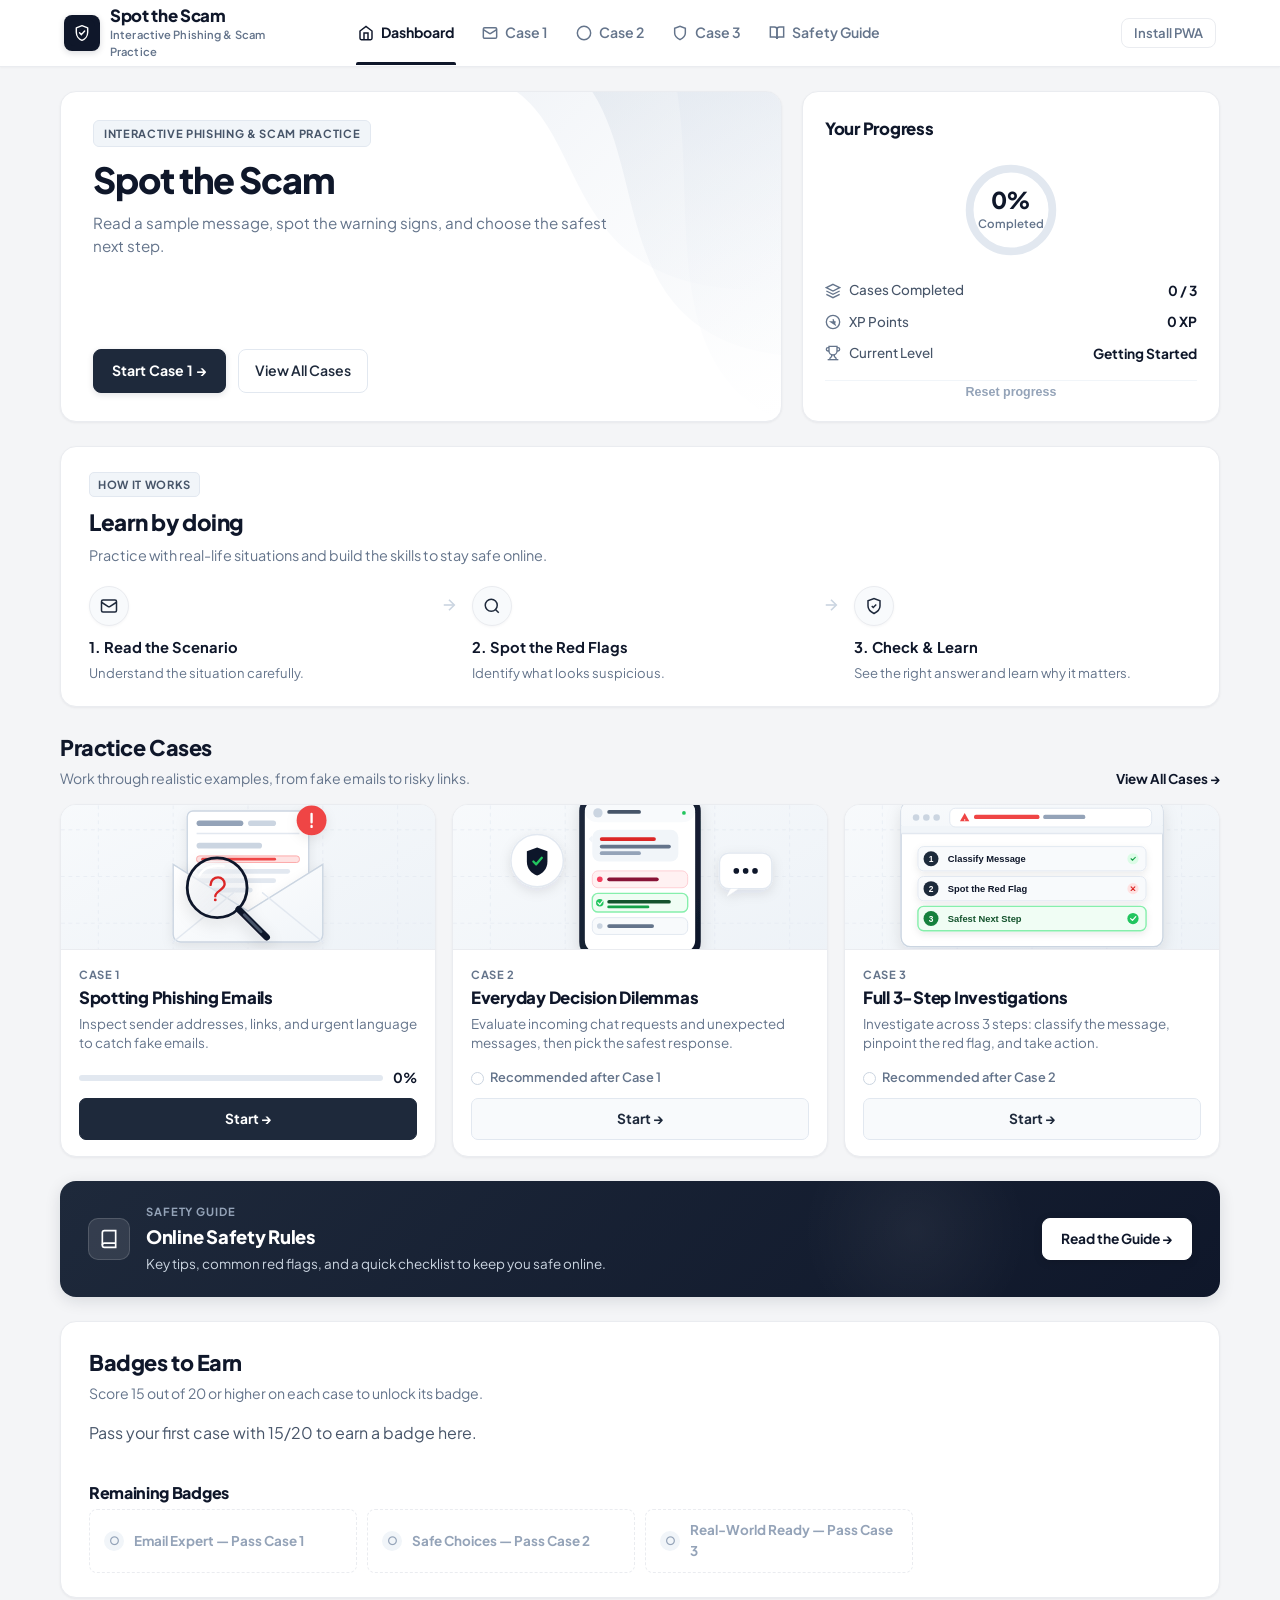
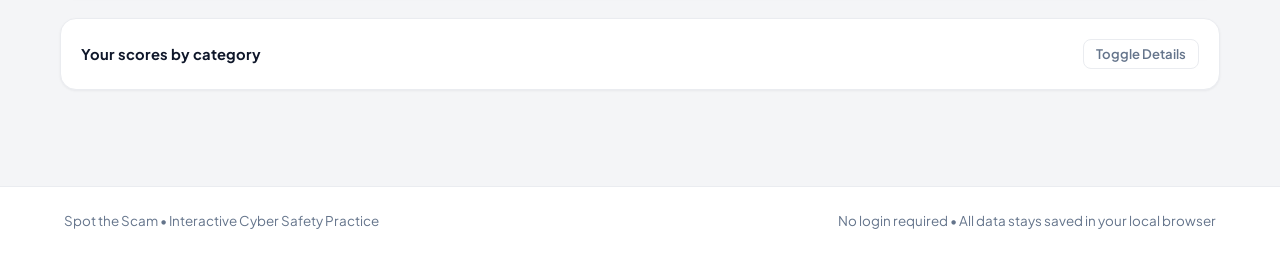
<file: index.html>
<!DOCTYPE html>
<html lang="en">

<head>
    <meta charset="UTF-8">
    <meta name="viewport" content="width=device-width, initial-scale=1">
    <title>Spot the Scam · Practical Online Safety Activity</title>
    <link rel="icon" href="assets/images/logo.svg" type="image/svg+xml">
    <link rel="manifest" href="manifest.json">
    <meta name="theme-color" content="#1e293b">
    <meta name="mobile-web-app-capable" content="yes">
    <meta name="apple-mobile-web-app-capable" content="yes">
    <meta name="apple-mobile-web-app-title" content="Spot the Scam">
    <link rel="stylesheet" href="css/index.css?v=29">
</head>

<body>
    <a class="skip-link" href="#main">Skip to main content</a>

    <!-- Top Application Header (Original Navbar Preserved) -->
    <header class="site-header">
        <div class="header-container">
            <a class="brand-anchor" href="index.html">
                <div class="brand-logo-mark">
                    <img src="assets/images/logo.svg" alt="Spot the Scam Logo" width="26" height="26">
                </div>
                <div class="brand-text-wrap">
                    <span class="brand-title">Spot the Scam</span>
                    <span class="brand-tag">Interactive Phishing &amp; Scam Practice</span>
                </div>
            </a>

            <nav class="site-nav" id="site-nav" aria-label="Main Navigation">
                <a href="index.html" class="nav-item active" aria-current="page">
                    <svg viewBox="0 0 24 24" fill="none" stroke="currentColor"><path d="m3 9 9-7 9 7v11a2 2 0 0 1-2 2H5a2 2 0 0 1-2-2z"/><polyline points="9 22 9 12 15 12 15 22"/></svg>
                    Dashboard
                </a>
                <a href="case1.html" class="nav-item">
                    <svg viewBox="0 0 24 24" fill="none" stroke="currentColor"><rect width="20" height="16" x="2" y="4" rx="2"/><path d="m22 7-8.97 5.7a1.94 1.94 0 0 1-2.06 0L2 7"/></svg>
                    Case 1
                </a>
                <a href="case2.html" class="nav-item">
                    <svg viewBox="0 0 24 24" fill="none" stroke="currentColor"><circle cx="12" cy="12" r="10"/><path d="9.09 9a3 3 0 0 1 5.83 1c0 2-3 3-3 3"/><path d="M12 17h.01"/></svg>
                    Case 2
                </a>
                <a href="case3.html" class="nav-item">
                    <svg viewBox="0 0 24 24" fill="none" stroke="currentColor"><path d="M12 22s8-4 8-10V5l-8-3-8 3v7c0 6 8 10 8 10z"/></svg>
                    Case 3
                </a>
                <a href="training.html" class="nav-item">
                    <svg viewBox="0 0 24 24" fill="none" stroke="currentColor"><path d="M2 3h6a4 4 0 0 1 4 4v14a3 3 0 0 0-3-3H2z"/><path d="M22 3h-6a4 4 0 0 0-4 4v14a3 3 0 0 1 3-3h7z"/></svg>
                    Safety Guide
                </a>
            </nav>

            <div class="header-actions">
                <button type="button" class="btn btn-quiet btn-sm" id="install-btn" hidden>Install PWA</button>
                <button type="button" class="mobile-nav-toggle" id="mobile-toggle" aria-label="Toggle menu">
                    <svg viewBox="0 0 24 24" width="20" height="20" fill="none" stroke="currentColor" stroke-width="2"><line x1="3" y1="12" x2="21" y2="12"/><line x1="3" y1="6" x2="21" y2="6"/><line x1="3" y1="18" x2="21" y2="18"/></svg>
                </button>
            </div>
        </div>
    </header>

    <main class="main-wrapper" id="main">
        <!-- Hero & Progress Overview Grid -->
        <section class="hero-progress-grid">
            <!-- Hero Card with Subtle Gray Wave/Shadow Background Overlay -->
            <article class="hero-card">
                <!-- Exact Gray Shadow Wave Graphic Matching Reference -->
                <div class="hero-wave-graphic" aria-hidden="true">
                    <svg viewBox="0 0 420 300" preserveAspectRatio="none" fill="none" xmlns="http://www.w3.org/2000/svg">
                        <path d="M140 0 C220 50, 190 190, 420 180 L420 0 Z" fill="url(#wave-grad-1)"/>
                        <path d="M220 0 C280 80, 240 220, 420 240 L420 0 Z" fill="url(#wave-grad-2)"/>
                        <path d="M310 0 C330 110, 290 250, 420 300 L420 0 Z" fill="url(#wave-grad-3)"/>
                        <defs>
                            <linearGradient id="wave-grad-1" x1="140" y1="0" x2="420" y2="300" gradientUnits="userSpaceOnUse">
                                <stop stop-color="#e2e8f0" stop-opacity="0.45"/>
                                <stop offset="1" stop-color="#f8fafc" stop-opacity="0.05"/>
                            </linearGradient>
                            <linearGradient id="wave-grad-2" x1="220" y1="0" x2="420" y2="300" gradientUnits="userSpaceOnUse">
                                <stop stop-color="#cbd5e1" stop-opacity="0.35"/>
                                <stop offset="1" stop-color="#f1f5f9" stop-opacity="0.08"/>
                            </linearGradient>
                            <linearGradient id="wave-grad-3" x1="310" y1="0" x2="420" y2="300" gradientUnits="userSpaceOnUse">
                                <stop stop-color="#e2e8f0" stop-opacity="0.6"/>
                                <stop offset="1" stop-color="#ffffff" stop-opacity="0.2"/>
                            </linearGradient>
                        </defs>
                    </svg>
                </div>

                <div class="hero-content">
                    <span class="hero-tag">INTERACTIVE PHISHING &amp; SCAM PRACTICE</span>
                    <h1 class="hero-title">Spot the Scam</h1>
                    <p class="hero-description">Read a sample message, spot the warning signs, and choose the safest next step.</p>
                </div>

                <div class="hero-cta-group">
                    <a class="btn-hero-primary" id="next-step-btn" href="case1.html?retry=1">
                        Continue Case 1 &rarr;
                    </a>
                    <a class="btn-hero-secondary" href="#case-grid">
                        View All Cases
                    </a>
                    <p id="next-step-text" style="display:none;"></p>
                </div>
            </article>

            <!-- Your Progress Card with Circular Donut Indicator -->
            <aside class="progress-card">
                <h2 class="progress-card-title">Your Progress</h2>

                <div class="donut-container">
                    <svg class="donut-svg" viewBox="0 0 130 130" role="img" aria-label="Progress donut chart">
                        <circle class="donut-bg-circle" cx="65" cy="65" r="48"></circle>
                        <circle id="progress-circle-fill" class="donut-fill-circle" cx="65" cy="65" r="48" stroke-dasharray="301.59" stroke-dashoffset="301.59"></circle>
                    </svg>
                    <div class="donut-text-group">
                        <span id="progress-percent-val" class="donut-percent-text">0%</span>
                        <span class="donut-status-label">Completed</span>
                    </div>
                </div>

                <ul class="progress-stats-list">
                    <li class="progress-stat-row">
                        <span class="stat-row-left">
                            <svg class="stat-icon" viewBox="0 0 24 24" fill="none" stroke="currentColor"><path d="m12 2 10 5-10 5L2 7l10-5z"/><path d="m2 17 10 5 10-5"/><path d="m2 12 10 5 10-5"/></svg>
                            Cases Completed
                        </span>
                        <span class="stat-row-value" id="cases-completed-val">0 / 3</span>
                        <!-- Preserved DOM IDs for compatibility -->
                        <span id="overall-label" style="display:none;">0 of 3 passed</span>
                        <div id="overall-bar" style="display:none;"></div>
                    </li>
                    <li class="progress-stat-row">
                        <span class="stat-row-left">
                            <svg class="stat-icon" viewBox="0 0 24 24" fill="none" stroke="currentColor"><circle cx="12" cy="12" r="10"/><path d="m12 8 3 8-6-4h7"/></svg>
                            XP Points
                        </span>
                        <span class="stat-row-value" id="xp-points-val">0 XP</span>
                        <span id="xp-count" style="display:none;">0</span>
                    </li>
                    <li class="progress-stat-row">
                        <span class="stat-row-left">
                            <svg class="stat-icon" viewBox="0 0 24 24" fill="none" stroke="currentColor"><path d="M6 9H4.5a2.5 2.5 0 0 1 0-5H6"/><path d="M18 9h1.5a2.5 2.5 0 0 0 0-5H18"/><path d="M4 22h16"/><path d="M10 14.66V17c0 .55-.47.98-.97 1.21C7.85 18.75 7 20.24 7 22"/><path d="M14 14.66V17c0 .55.47.98.97 1.21C16.15 18.75 17 20.24 17 22"/><path d="M18 2H6v7a6 6 0 0 0 12 0V2Z"/></svg>
                            Current Level
                        </span>
                        <span class="stat-row-value" id="rank-display-val">Getting Started</span>
                        <!-- Preserved rank hooks -->
                        <span id="rank-name" style="display:none;">Getting Started</span>
                        <span id="rank-next" style="display:none;">Next level at 100 XP</span>
                        <div id="rank-bar" style="display:none;"></div>
                    </li>
                </ul>

                <button type="button" class="reset-link-subtle" id="reset-btn">Reset progress</button>
            </aside>
        </section>

        <!-- How It Works (Clean 3-step student journey) -->
        <section class="how-it-works-card">
            <span class="how-tag">HOW IT WORKS</span>
            <h2 class="how-heading">Learn by doing</h2>
            <p class="how-subtitle">Practice with real-life situations and build the skills to stay safe online.</p>

            <div class="how-steps-row">
                <div class="how-step-item">
                    <div class="step-icon-circle">
                        <svg viewBox="0 0 24 24" fill="none" stroke="currentColor"><rect width="20" height="16" x="2" y="4" rx="2"/><path d="m22 7-8.97 5.7a1.94 1.94 0 0 1-2.06 0L2 7"/></svg>
                    </div>
                    <h3 class="step-title">1. Read the Scenario</h3>
                    <p class="step-desc">Understand the situation carefully.</p>
                </div>

                <div class="step-connector-arrow" aria-hidden="true">
                    <svg viewBox="0 0 24 24" fill="none" stroke="currentColor"><line x1="5" y1="12" x2="19" y2="12"/><polyline points="12 5 19 12 12 19"/></svg>
                </div>

                <div class="step-item how-step-item">
                    <div class="step-icon-circle">
                        <svg viewBox="0 0 24 24" fill="none" stroke="currentColor"><circle cx="11" cy="11" r="8"/><line x1="21" y1="21" x2="16.65" y2="16.65"/></svg>
                    </div>
                    <h3 class="step-title">2. Spot the Red Flags</h3>
                    <p class="step-desc">Identify what looks suspicious.</p>
                </div>

                <div class="step-connector-arrow" aria-hidden="true">
                    <svg viewBox="0 0 24 24" fill="none" stroke="currentColor"><line x1="5" y1="12" x2="19" y2="12"/><polyline points="12 5 19 12 12 19"/></svg>
                </div>

                <div class="step-item how-step-item">
                    <div class="step-icon-circle">
                        <svg viewBox="0 0 24 24" fill="none" stroke="currentColor"><path d="M12 22s8-4 8-10V5l-8-3-8 3v7c0 6 8 10 8 10z"/><path d="m9 12 2 2 4-4"/></svg>
                    </div>
                    <h3 class="step-title">3. Check &amp; Learn</h3>
                    <p class="step-desc">See the right answer and learn why it matters.</p>
                </div>
            </div>
        </section>

        <!-- Practice Cases Section -->
        <section class="practice-cases-section">
            <div class="section-title-row">
                <div>
                    <h2 class="section-main-heading">Practice Cases</h2>
                    <p class="section-sub-heading">Work through realistic examples, from fake emails to risky links.</p>
                </div>
                <a href="#case-grid" class="view-all-link">View All Cases &rarr;</a>
            </div>

            <div class="cases-grid-three" id="case-grid">
                <!-- Case 1 Card -->
                <article class="case-card-saas">
                    <div class="case-thumb-wrap">
                        <img class="case-thumb-img" src="assets/images/case1-illustration.svg" alt="Illustration of phishing email security check" loading="lazy">
                    </div>
                    <div class="case-card-body">
                        <div>
                            <span class="case-card-kicker">CASE 1</span>
                            <h3 class="case-card-title">Spotting Phishing Emails</h3>
                            <p class="case-card-desc">Inspect sender addresses, links, and urgent language to catch fake emails.</p>
                        </div>

                        <div>
                            <div class="case-status-line">
                                <div class="case-progress-track">
                                    <div class="case-progress-bar" id="case1-bar" style="width: 0%;"></div>
                                </div>
                                <span class="stat-row-value" id="case1-percent-text">0%</span>
                            </div>
                            <span id="case1-status" style="display:none;"></span>
                            <span id="case1-best" style="display:none;"></span>
                            <p id="case1-lock" style="display:none;"></p>

                            <a class="btn-case-action btn-case-dark" id="case1-btn" href="case1.html?retry=1">
                                Continue &rarr;
                            </a>
                            <a class="case-restart-link" id="case1-restart" href="case1.html?retry=1" hidden>Start over</a>
                        </div>
                    </div>
                </article>

                <!-- Case 2 Card -->
                <article class="case-card-saas">
                    <div class="case-thumb-wrap">
                        <img class="case-thumb-img" src="assets/images/case2-illustration.svg" alt="Illustration of mobile chat dilemma" loading="lazy">
                    </div>
                    <div class="case-card-body">
                        <div>
                            <span class="case-card-kicker">CASE 2</span>
                            <h3 class="case-card-title">Everyday Decision Dilemmas</h3>
                            <p class="case-card-desc">Evaluate incoming chat requests and unexpected messages, then pick the safest response.</p>
                        </div>

                        <div>
                            <div class="case-status-line">
                                <span class="case-status-indicator">
                                    <span class="status-radio-icon"></span>
                                    <span id="case2-status-display">Not Started</span>
                                </span>
                                <div class="case-progress-track" style="display:none;">
                                    <div class="case-progress-bar" id="case2-bar" style="width: 0%;"></div>
                                </div>
                                <span id="case2-percent-text" style="display:none;">0%</span>
                            </div>
                            <span id="case2-status" style="display:none;"></span>
                            <span id="case2-best" style="display:none;"></span>
                            <p id="case2-lock" style="display:none;"></p>

                            <a class="btn-case-action btn-case-light" id="case2-btn" href="case2.html?retry=1">
                                Start &rarr;
                            </a>
                            <a class="case-restart-link" id="case2-restart" href="case2.html?retry=1" hidden>Start over</a>
                        </div>
                    </div>
                </article>

                <!-- Case 3 Card -->
                <article class="case-card-saas">
                    <div class="case-thumb-wrap">
                        <img class="case-thumb-img" src="assets/images/case3-illustration.svg" alt="Illustration of 3-step investigation in browser" loading="lazy">
                    </div>
                    <div class="case-card-body">
                        <div>
                            <span class="case-card-kicker">CASE 3</span>
                            <h3 class="case-card-title">Full 3-Step Investigations</h3>
                            <p class="case-card-desc">Investigate across 3 steps: classify the message, pinpoint the red flag, and take action.</p>
                        </div>

                        <div>
                            <div class="case-status-line">
                                <span class="case-status-indicator">
                                    <span class="status-radio-icon"></span>
                                    <span id="case3-status-display">Not Started</span>
                                </span>
                                <div class="case-progress-track" style="display:none;">
                                    <div class="case-progress-bar" id="case3-bar" style="width: 0%;"></div>
                                </div>
                                <span id="case3-percent-text" style="display:none;">0%</span>
                            </div>
                            <span id="case3-status" style="display:none;"></span>
                            <span id="case3-best" style="display:none;"></span>
                            <p id="case3-lock" style="display:none;"></p>

                            <a class="btn-case-action btn-case-light" id="case3-btn" href="case3.html?retry=1">
                                Start &rarr;
                            </a>
                            <a class="case-restart-link" id="case3-restart" href="case3.html?retry=1" hidden>Start over</a>
                        </div>
                    </div>
                </article>
            </div>
        </section>

        <!-- Safety Guide Banner -->
        <section class="safety-guide-banner">
            <div class="guide-banner-left">
                <div class="guide-icon-box">
                    <svg viewBox="0 0 24 24" fill="none" stroke="currentColor"><path d="M4 19.5A2.5 2.5 0 0 1 6.5 17H20"/><path d="M6.5 2H20v20H6.5A2.5 2.5 0 0 1 4 19.5v-15A2.5 2.5 0 0 1 6.5 2z"/></svg>
                </div>
                <div class="guide-banner-text">
                    <span class="guide-banner-kicker">SAFETY GUIDE</span>
                    <h3 class="guide-banner-title">Online Safety Rules</h3>
                    <p class="guide-banner-desc">Key tips, common red flags, and a quick checklist to keep you safe online.</p>
                </div>
            </div>
            <a href="training.html" class="btn-guide-white">Read the Guide &rarr;</a>
        </section>

        <!-- Achievements & Badges Panel -->
        <section class="badges-container-card" id="badges-section">
            <div class="badges-header-row">
                <h2 class="section-main-heading">Badges to Earn</h2>
                <p class="section-sub-heading">Score 15 out of 20 or higher on each case to unlock its badge.</p>
            </div>
            <p id="no-badges" class="card-summary-desc">Pass your first case with 15/20 to earn a badge here.</p>
            <ul class="badges-items-grid" id="earned-badges"></ul>
            <h3 id="later-title" class="section-main-heading" style="font-size: 1rem; margin-top: 20px;">Remaining Badges</h3>
            <ul class="badges-items-grid" id="later-badges"></ul>
        </section>

        <!-- Category Score Breakdown -->
        <section>
            <details class="collapsible-stats-panel">
                <summary class="stats-accordion-summary">
                    <span>Your scores by category</span>
                    <span class="btn btn-quiet btn-sm">Toggle Details</span>
                </summary>
                <div class="stats-accordion-body">
                    <div class="stat-metric-card">
                        <span class="stat-field-label">Email Scrutiny (Case 1)</span>
                        <p class="stat-numeric-score" id="skill-email-label">Not tried yet</p>
                        <div class="case-progress-track"><div class="case-progress-bar" id="skill-email-bar" style="width: 0%;"></div></div>
                    </div>
                    <div class="stat-metric-card">
                        <span class="stat-field-label">Safe Choices (Case 2)</span>
                        <p class="stat-numeric-score" id="skill-choices-label">Not tried yet</p>
                        <div class="case-progress-track"><div class="case-progress-bar" id="skill-choices-bar" style="width: 0%;"></div></div>
                    </div>
                    <div class="stat-metric-card">
                        <span class="stat-field-label">Real-World Dilemmas (Case 3)</span>
                        <p class="stat-numeric-score" id="skill-world-label">Not tried yet</p>
                        <div class="case-progress-track"><div class="case-progress-bar" id="skill-world-bar" style="width: 0%;"></div></div>
                    </div>
                </div>
            </details>
        </section>
    </main>

    <!-- Clean SaaS Footer -->
    <footer class="site-footer">
        <div class="footer-container">
            <span>Spot the Scam &bull; Interactive Cyber Safety Practice</span>
            <span>No login required &bull; All data stays saved in your local browser</span>
        </div>
    </footer>

    <script src="js/app.js?v=30"></script>
    <script src="js/install.js"></script>
</body>

</html>
</file>
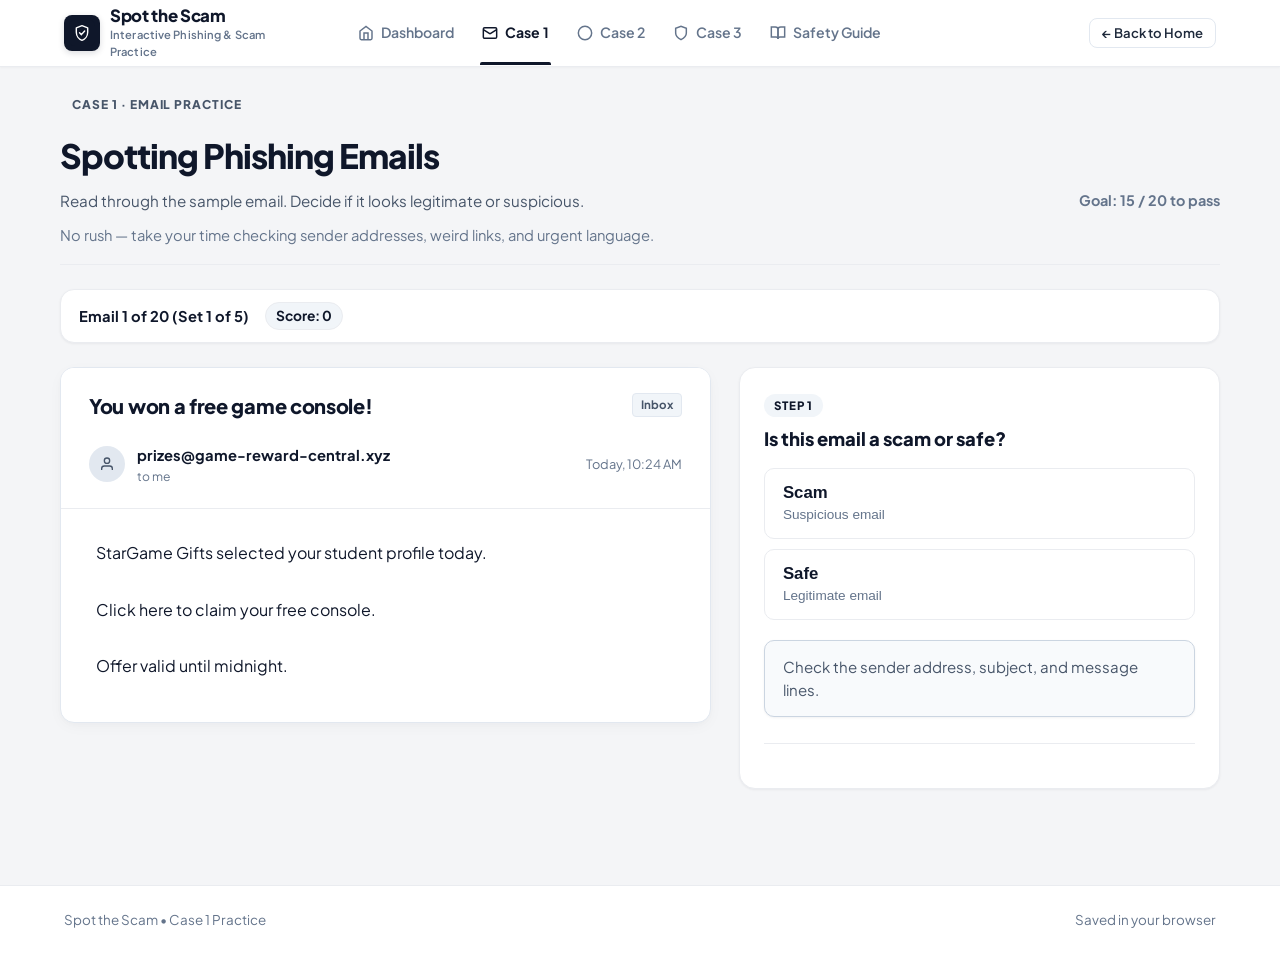
<file: case1.html>
<!DOCTYPE html>
<html lang="en">

<head>
    <meta charset="UTF-8">
    <meta name="viewport" content="width=device-width, initial-scale=1">
    <title>Case 1 · Spot the Scam · Practice Spotting Phishing Emails</title>
    <link rel="icon" href="assets/images/logo.svg" type="image/svg+xml">
    <link rel="manifest" href="manifest.json">
    <meta name="theme-color" content="#3b49df">
    <link rel="stylesheet" href="css/case1.css?v=25">
</head>

<body>
    <a class="skip-link" href="#main">Skip to main content</a>

    <header class="site-header">
        <div class="header-container">
            <a class="brand-anchor" href="index.html">
                <div class="brand-logo-mark">
                    <img src="assets/images/logo.svg" alt="Spot the Scam Logo" width="26" height="26">
                </div>
                <div class="brand-text-wrap">
                    <span class="brand-title">Spot the Scam</span>
                    <span class="brand-tag">Interactive Phishing &amp; Scam Practice</span>
                </div>
            </a>

            <nav class="site-nav" id="site-nav" aria-label="Main Navigation">
                <a href="index.html" class="nav-item">
                    <svg viewBox="0 0 24 24" fill="none" stroke="currentColor"><path d="m3 9 9-7 9 7v11a2 2 0 0 1-2 2H5a2 2 0 0 1-2-2z"/><polyline points="9 22 9 12 15 12 15 22"/></svg>
                    Dashboard
                </a>
                <a href="case1.html" class="nav-item active" aria-current="page">
                    <svg viewBox="0 0 24 24" fill="none" stroke="currentColor"><rect width="20" height="16" x="2" y="4" rx="2"/><path d="m22 7-8.97 5.7a1.94 1.94 0 0 1-2.06 0L2 7"/></svg>
                    Case 1
                </a>
                <a href="case2.html" class="nav-item">
                    <svg viewBox="0 0 24 24" fill="none" stroke="currentColor"><circle cx="12" cy="12" r="10"/><path d="9.09 9a3 3 0 0 1 5.83 1c0 2-3 3-3 3"/><path d="M12 17h.01"/></svg>
                    Case 2
                </a>
                <a href="case3.html" class="nav-item">
                    <svg viewBox="0 0 24 24" fill="none" stroke="currentColor"><path d="M12 22s8-4 8-10V5l-8-3-8 3v7c0 6 8 10 8 10z"/></svg>
                    Case 3
                </a>
                <a href="training.html" class="nav-item">
                    <svg viewBox="0 0 24 24" fill="none" stroke="currentColor"><path d="M2 3h6a4 4 0 0 1 4 4v14a3 3 0 0 0-3-3H2z"/><path d="M22 3h-6a4 4 0 0 0-4 4v14a3 3 0 0 1 3-3h7z"/></svg>
                    Safety Guide
                </a>
            </nav>

            <div class="header-actions">
                <a href="index.html" class="btn btn-secondary btn-sm">&larr; Back to Home</a>
            </div>
        </div>
    </header>

    <main class="main-wrapper" id="main">
        <!-- Page Header -->
        <div class="case-page-head">
            <span class="case-kicker-badge">Case 1 · Email Practice</span>
            <h1 class="case-main-title">Spotting Phishing Emails</h1>
            <div class="case-sub-instructions">
                <span>Read through the sample email. Decide if it looks legitimate or suspicious.</span>
                <span class="target-text-label">Goal: 15 / 20 to pass</span>
            </div>
            <p class="practice-time-callout">
                No rush — take your time checking sender addresses, weird links, and urgent language.
            </p>
        </div>

        <!-- Session Progress Tracker -->
        <div class="session-metrics-bar progress-box">
            <div class="metric-label-group">
                <span class="metric-pill-num" id="progress-label">Email 1 of 20</span>
                <span class="metric-score-display" id="score-label">Score: 0</span>
            </div>
            <div class="tracker-bar-wrap">
                <div class="progress-track bar">
                    <div class="progress-fill" id="score-bar" style="width: 0%;"></div>
                </div>
            </div>
        </div>

        <!-- Two Column Investigation Grid -->
        <section class="investigation-grid" id="play-panel">
            <!-- Left: Simulated Opened Webmail Client -->
            <div class="evidence">
                <div class="mail-viewer-window email-card" id="email-inspect-card">
                    <!-- Active Inspection Cue Banner (Reveals in Step 2) -->
                    <div id="inspect-hint" class="inspect-cue-banner" hidden>
                        👉 Click the suspicious line in the email (Sender, Subject, or body text)
                    </div>

                    <!-- Opened Gmail / Webmail Header Layout -->
                    <div class="gmail-message-header">
                        <div class="mail-subject-row inspectable-row" id="row-subject" data-line-id="subject">
                            <h2 class="mail-subject-title inspectable-text" id="email-subject">loading...</h2>
                            <span class="gmail-inbox-tag">Inbox</span>
                        </div>

                        <div class="gmail-sender-row inspectable-row" id="row-from" data-line-id="sender">
                            <div class="sender-avatar-circle" aria-hidden="true">
                                <svg viewBox="0 0 24 24" width="16" height="16" fill="none" stroke="currentColor" stroke-width="2"><path d="M20 21v-2a4 4 0 0 0-4-4H8a4 4 0 0 0-4 4v2"/><circle cx="12" cy="7" r="4"/></svg>
                            </div>
                            <div class="sender-meta-col">
                                <div class="sender-from-line">
                                    <span class="sender-from-address inspectable-text" id="email-from">loading...</span>
                                </div>
                                <div class="sender-to-line">to me</div>
                            </div>
                            <div class="gmail-date-col">
                                <span class="gmail-date-stamp">Today, 10:24 AM</span>
                            </div>
                        </div>
                    </div>

                    <!-- Email Message Body Content -->
                    <div class="mail-body-content" id="email-body-lines">
                        <!-- Dynamic inspectable lines rendered here -->
                    </div>
                </div>
                <div id="category-label" class="lesson-topic-footer topic"></div>
            </div>

            <!-- Right: Decision Console -->
            <div class="decisions-console-panel decisions">
                <!-- Step 1 Classification -->
                <div class="step-card-module question-block">
                    <span class="step-number-tag step-tag">Step 1</span>
                    <h2 class="step-prompt-heading">Is this email a scam or safe?</h2>

                    <div class="binary-choice-pair choice-row pair">
                        <button type="button" id="choose-scam" class="verdict-button choice-btn" data-base-class="verdict-button choice-btn">
                            <div class="verdict-btn-content">
                                <span class="verdict-label choice-label">Scam</span>
                                <span class="verdict-help choice-help">Suspicious email</span>
                            </div>
                            <span class="choice-note"></span>
                        </button>
                        <button type="button" id="choose-legit" class="verdict-button choice-btn" data-base-class="verdict-button choice-btn">
                            <div class="verdict-btn-content">
                                <span class="verdict-label choice-label">Safe</span>
                                <span class="verdict-help choice-help">Legitimate email</span>
                            </div>
                            <span class="choice-note"></span>
                        </button>
                    </div>
                </div>

                <div id="feedback" class="feedback" aria-live="polite"></div>

                <!-- Step 2 Line Identification (reveals after Step 1) -->
                <section id="clue-box" class="step-card-module question-block" hidden style="margin-top: 20px;">
                    <span class="step-number-tag step-tag">Step 2</span>
                    <h2 class="step-prompt-heading">Which line in the email looks suspicious?</h2>
                    <p class="step2-guidance-note">
                        Click the <strong>Sender line</strong>, <strong>Subject line</strong>, or any body sentence on the left that gave away the scam.
                    </p>
                </section>

                <div id="clue-feedback" class="feedback" aria-live="polite"></div>

                <div class="next-action-footer next-bar">
                    <button type="button" class="btn btn-primary btn-block btn-lg" id="next-btn" hidden>
                        Continue to Next Email &rarr;
                    </button>
                </div>
            </div>
        </section>
    </main>

    <footer class="site-footer">
        <div class="footer-container">
            <span>Spot the Scam &bull; Case 1 Practice</span>
            <span>Saved in your browser</span>
        </div>
    </footer>

    <script src="js/questions.js"></script>
    <script src="js/app.js?v=25"></script>
    <script src="js/case1.js?v=25"></script>
    <script src="js/install.js"></script>
</body>

</html>
</file>
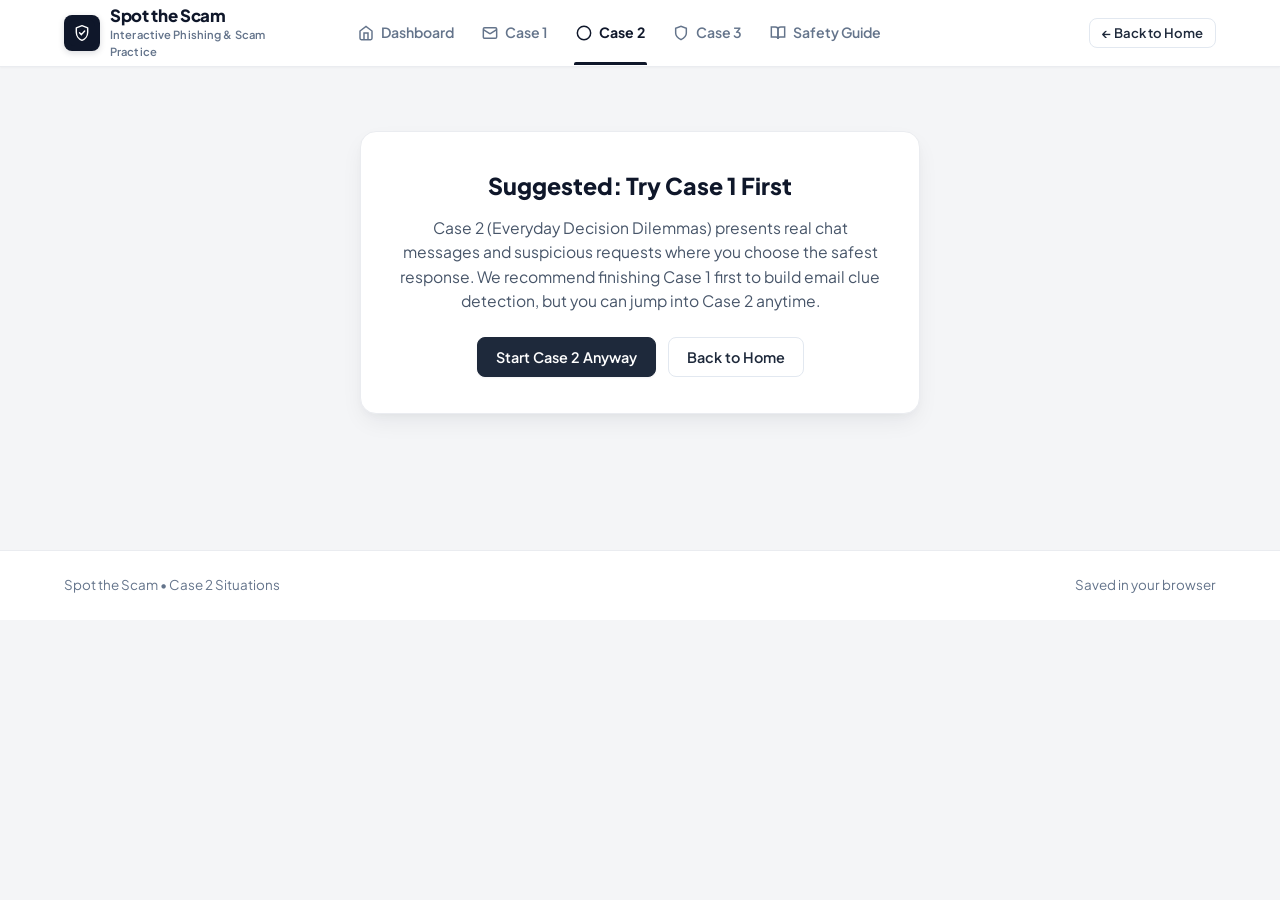
<file: case2.html>
<!DOCTYPE html>
<html lang="en">

<head>
    <meta charset="UTF-8">
    <meta name="viewport" content="width=device-width, initial-scale=1">
    <title>Case 2 · What Would You Do Next? · Everyday Situations</title>
    <link rel="icon" href="assets/images/logo.svg" type="image/svg+xml">
    <link rel="manifest" href="manifest.json">
    <meta name="theme-color" content="#3b49df">
    <link rel="stylesheet" href="css/case2.css?v=30">
</head>

<body>
    <a class="skip-link" href="#main">Skip to main content</a>

    <header class="site-header">
        <div class="header-container">
            <a class="brand-anchor" href="index.html">
                <div class="brand-logo-mark">
                    <img src="assets/images/logo.svg" alt="Spot the Scam Logo" width="26" height="26">
                </div>
                <div class="brand-text-wrap">
                    <span class="brand-title">Spot the Scam</span>
                    <span class="brand-tag">Interactive Phishing &amp; Scam Practice</span>
                </div>
            </a>

            <nav class="site-nav" id="site-nav" aria-label="Main Navigation">
                <a href="index.html" class="nav-item">
                    <svg viewBox="0 0 24 24" fill="none" stroke="currentColor"><path d="m3 9 9-7 9 7v11a2 2 0 0 1-2 2H5a2 2 0 0 1-2-2z"/><polyline points="9 22 9 12 15 12 15 22"/></svg>
                    Dashboard
                </a>
                <a href="case1.html" class="nav-item">
                    <svg viewBox="0 0 24 24" fill="none" stroke="currentColor"><rect width="20" height="16" x="2" y="4" rx="2"/><path d="m22 7-8.97 5.7a1.94 1.94 0 0 1-2.06 0L2 7"/></svg>
                    Case 1
                </a>
                <a href="case2.html" class="nav-item active" aria-current="page">
                    <svg viewBox="0 0 24 24" fill="none" stroke="currentColor"><circle cx="12" cy="12" r="10"/><path d="9.09 9a3 3 0 0 1 5.83 1c0 2-3 3-3 3"/><path d="M12 17h.01"/></svg>
                    Case 2
                </a>
                <a href="case3.html" class="nav-item">
                    <svg viewBox="0 0 24 24" fill="none" stroke="currentColor"><path d="M12 22s8-4 8-10V5l-8-3-8 3v7c0 6 8 10 8 10z"/></svg>
                    Case 3
                </a>
                <a href="training.html" class="nav-item">
                    <svg viewBox="0 0 24 24" fill="none" stroke="currentColor"><path d="M2 3h6a4 4 0 0 1 4 4v14a3 3 0 0 0-3-3H2z"/><path d="M22 3h-6a4 4 0 0 0-4 4v14a3 3 0 0 1 3-3h7z"/></svg>
                    Safety Guide
                </a>
            </nav>

            <div class="header-actions">
                <a href="index.html" class="btn btn-secondary btn-sm">&larr; Back to Home</a>
            </div>
        </div>
    </header>

    <main class="main-wrapper" id="main">
        <!-- Advisory Notice if accessed early -->
        <section id="lock-panel" class="lock-advisory-panel panel" hidden>
            <h2>Suggested: Try Case 1 First</h2>
            <p>Case 2 (Everyday Decision Dilemmas) presents real chat messages and suspicious requests where you choose the safest response. We recommend finishing Case 1 first to build email clue detection, but you can jump into Case 2 anytime.</p>
            <div style="display: flex; gap: 12px; justify-content: center; flex-wrap: wrap;">
                <button type="button" class="btn btn-primary" id="proceed-anyway-btn">Start Case 2 Anyway</button>
                <a class="btn btn-secondary" href="index.html">Back to Home</a>
            </div>
        </section>

        <!-- Active Playing Area -->
        <section id="play-panel">
            <div class="case-page-head">
                <span class="case-kicker-badge">Case 2 · Decision Dilemmas</span>
                <h1 class="case-main-title">Everyday Decision Dilemmas</h1>
                <div class="case-sub-instructions">
                    <span>Read each incoming message or dilemma and choose the safest move.</span>
                    <span class="target-text-label">Goal: 15 / 20 to pass</span>
                </div>
                <p class="practice-time-callout">
                    Take your time to think through what could happen before clicking or replying.
                </p>
            </div>

            <!-- Session Metrics Bar -->
            <div class="session-metrics-bar progress-box">
                <div class="metric-label-group">
                    <span class="metric-pill-num" id="progress-label">Situation 1 of 20</span>
                    <span class="metric-score-display" id="score-label">Score: 0</span>
                </div>
                <div class="tracker-bar-wrap">
                    <div class="progress-track bar">
                        <div class="progress-fill" id="score-bar" style="width: 0%;"></div>
                    </div>
                </div>
            </div>

            <!-- 2-Column Dilemma Grid -->
            <div class="scenario-layout-grid play-grid">
                <!-- Left: Realistic Smartphone Chat Simulator (Item 07) -->
                <div class="evidence">
                    <div class="phone-mockup-frame">
                        <!-- Phone Notch & Status Bar -->
                        <div class="phone-status-bar">
                            <span class="phone-time">9:41</span>
                            <div class="phone-speaker-notch"></div>
                            <div class="phone-icons-group">
                                <svg viewBox="0 0 24 24" width="13" height="13" fill="none" stroke="currentColor" stroke-width="2"><path d="M5 12.55a11 11 0 0 1 14.08 0"/><path d="M1.42 9a16 16 0 0 1 21.16 0"/><path d="M8.53 16.11a6 6 0 0 1 6.95 0"/><line x1="12" y1="20" x2="12.01" y2="20"/></svg>
                                <svg viewBox="0 0 24 24" width="13" height="13" fill="none" stroke="currentColor" stroke-width="2"><rect x="2" y="7" width="18" height="10" rx="2" ry="2"/><line x1="22" y1="11" x2="22" y2="13"/></svg>
                            </div>
                        </div>

                        <!-- Chat App Top Header -->
                        <div class="phone-app-header">
                            <span class="chat-back-arrow" aria-hidden="true">&larr;</span>
                            <div class="chat-avatar-wrap">
                                <div class="chat-avatar-icon" aria-hidden="true">
                                    <svg viewBox="0 0 24 24" width="18" height="18" fill="none" stroke="currentColor" stroke-width="2"><circle cx="12" cy="8" r="4"/><path d="M6 20v-2a6 6 0 0 1 12 0v2"/></svg>
                                </div>
                                <span class="chat-online-dot"></span>
                            </div>
                            <div class="chat-contact-meta">
                                <h2 class="chat-contact-name" id="scene-title">Game Chat</h2>
                                <span class="chat-presence-status">Online</span>
                            </div>
                        </div>

                        <!-- Phone Chat Thread View -->
                        <div class="phone-chat-body">
                            <div class="chat-setting-pill" id="chat-setting-context">Incoming Message</div>
                            <div class="chat-timestamp-line">Today 4:15 PM</div>

                            <!-- Incoming Message Bubble -->
                            <div class="chat-bubble-container incoming">
                                <div class="chat-speech-bubble" id="chat-bubble">
                                    <p class="chat-bubble-text" id="scene-text">Loading situation...</p>
                                    <span class="chat-bubble-time">4:15 PM</span>
                                </div>
                            </div>
                        </div>
                    </div>
                </div>

                <!-- Right: 4 Scannable Actions -->
                <div class="scenario-decision-panel decisions">
                    <div class="question-block">
                        <h2 class="decision-prompt-title">What would you do?</h2>
                        <div class="options-choices-list choice-row" id="choice-row"></div>
                    </div>

                    <div id="feedback" class="feedback" aria-live="polite"></div>

                    <div class="next-bar" style="margin-top: 24px;">
                        <button type="button" class="btn btn-primary btn-block btn-lg" id="next-btn" hidden>
                            Continue to Next Situation &rarr;
                        </button>
                    </div>
                </div>
            </div>
        </section>
    </main>

    <footer class="site-footer">
        <div class="footer-container">
            <span>Spot the Scam &bull; Case 2 Situations</span>
            <span>Saved in your browser</span>
        </div>
    </footer>

    <script src="js/questions.js"></script>
    <script src="js/app.js?v=30"></script>
    <script src="js/case2.js?v=30"></script>
    <script src="js/install.js"></script>
</body>

</html>
</file>
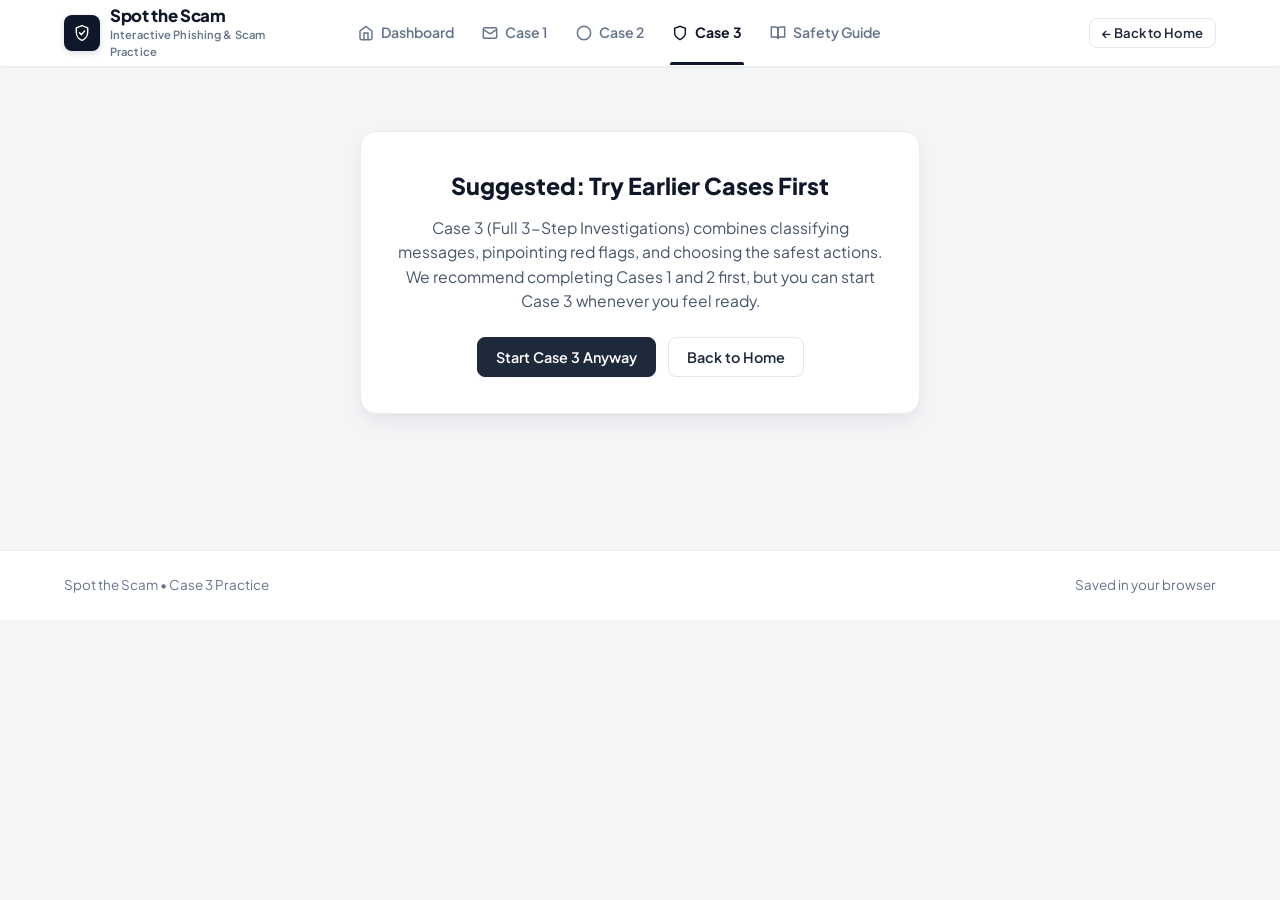
<file: case3.html>
<!DOCTYPE html>
<html lang="en">

<head>
    <meta charset="UTF-8">
    <meta name="viewport" content="width=device-width, initial-scale=1">
    <title>Case 3 · Mixed Scenarios · Put It All Together</title>
    <link rel="icon" href="assets/images/logo.svg" type="image/svg+xml">
    <link rel="manifest" href="manifest.json">
    <meta name="theme-color" content="#3b49df">
    <link rel="stylesheet" href="css/case3.css?v=30">
</head>

<body>
    <a class="skip-link" href="#main">Skip to main content</a>

    <header class="site-header">
        <div class="header-container">
            <a class="brand-anchor" href="index.html">
                <div class="brand-logo-mark">
                    <img src="assets/images/logo.svg" alt="Spot the Scam Logo" width="26" height="26">
                </div>
                <div class="brand-text-wrap">
                    <span class="brand-title">Spot the Scam</span>
                    <span class="brand-tag">Interactive Phishing &amp; Scam Practice</span>
                </div>
            </a>

            <nav class="site-nav" id="site-nav" aria-label="Main Navigation">
                <a href="index.html" class="nav-item">
                    <svg viewBox="0 0 24 24" fill="none" stroke="currentColor"><path d="m3 9 9-7 9 7v11a2 2 0 0 1-2 2H5a2 2 0 0 1-2-2z"/><polyline points="9 22 9 12 15 12 15 22"/></svg>
                    Dashboard
                </a>
                <a href="case1.html" class="nav-item">
                    <svg viewBox="0 0 24 24" fill="none" stroke="currentColor"><rect width="20" height="16" x="2" y="4" rx="2"/><path d="m22 7-8.97 5.7a1.94 1.94 0 0 1-2.06 0L2 7"/></svg>
                    Case 1
                </a>
                <a href="case2.html" class="nav-item">
                    <svg viewBox="0 0 24 24" fill="none" stroke="currentColor"><circle cx="12" cy="12" r="10"/><path d="9.09 9a3 3 0 0 1 5.83 1c0 2-3 3-3 3"/><path d="M12 17h.01"/></svg>
                    Case 2
                </a>
                <a href="case3.html" class="nav-item active" aria-current="page">
                    <svg viewBox="0 0 24 24" fill="none" stroke="currentColor"><path d="M12 22s8-4 8-10V5l-8-3-8 3v7c0 6 8 10 8 10z"/></svg>
                    Case 3
                </a>
                <a href="training.html" class="nav-item">
                    <svg viewBox="0 0 24 24" fill="none" stroke="currentColor"><path d="M2 3h6a4 4 0 0 1 4 4v14a3 3 0 0 0-3-3H2z"/><path d="M22 3h-6a4 4 0 0 0-4 4v14a3 3 0 0 1 3-3h7z"/></svg>
                    Safety Guide
                </a>
            </nav>

            <div class="header-actions">
                <a href="index.html" class="btn btn-secondary btn-sm">&larr; Back to Home</a>
            </div>
        </div>
    </header>

    <main class="main-wrapper" id="main">
        <!-- Advisory Notice if accessed early -->
        <section id="lock-panel" class="lock-advisory-panel panel" hidden>
            <h2>Suggested: Try Earlier Cases First</h2>
            <p>Case 3 (Full 3-Step Investigations) combines classifying messages, pinpointing red flags, and choosing the safest actions. We recommend completing Cases 1 and 2 first, but you can start Case 3 whenever you feel ready.</p>
            <div style="display: flex; gap: 12px; justify-content: center; flex-wrap: wrap;">
                <button type="button" class="btn btn-primary" id="proceed-anyway-btn">Start Case 3 Anyway</button>
                <a class="btn btn-secondary" href="index.html">Back to Home</a>
            </div>
        </section>

        <!-- Active Playing Area -->
        <section id="play-panel">
            <div class="case-page-head">
                <span class="case-kicker-badge">Case 3 · 3-Step Investigations</span>
                <h1 class="case-main-title">Full 3-Step Investigations</h1>
                <div class="case-sub-instructions">
                    <span>Inspect the message, spot what is suspicious, and pick the safest next step.</span>
                    <span class="target-text-label">Goal: 15 / 20 to pass</span>
                </div>
                <p class="practice-time-callout">
                    Work through each step: decide if it is suspicious, pinpoint the giveaway clue, and choose what to do next.
                </p>
            </div>

            <!-- Session Metrics Bar -->
            <div class="session-metrics-bar progress-box">
                <div class="metric-label-group">
                    <span class="metric-pill-num" id="progress-label">Message 1 of 20</span>
                    <span class="metric-score-display" id="score-label">Score: 0</span>
                </div>
                <div class="tracker-bar-wrap">
                    <div class="progress-track bar">
                        <div class="progress-fill" id="score-bar" style="width: 0%;"></div>
                    </div>
                </div>
            </div>

            <!-- Simulation Grid -->
            <div class="simulation-grid play-grid">
                <!-- Left: Incoming Message Card -->
                <div class="evidence">
                    <article class="message-evidence-card email-card">
                        <div class="message-card-header">
                            Incoming Message
                        </div>
                        <div class="message-card-body">
                            <div class="message-from-line">
                                <span class="from-label email-label">From:</span>
                                <span class="from-value" id="email-from">Loading...</span>
                            </div>
                            <p class="message-body-text email-body" id="email-message"></p>
                        </div>
                    </article>
                </div>

                <!-- Right: 3-Step Console -->
                <div class="simulation-console decisions">
                    <!-- Step 1: Classification -->
                    <div class="step-module question-block">
                        <span class="step-tag-pill step-tag">Step 1</span>
                        <h2 class="step-question-title">Is this message a scam or safe?</h2>
                        <div class="choices-stack choice-row pair">
                            <button type="button" id="choose-scam" class="choice-select-btn choice-btn">
                                <span class="choice-label-text choice-label">Scam: Suspicious Message</span>
                                <span class="choice-note"></span>
                            </button>
                            <button type="button" id="choose-legit" class="choice-select-btn choice-btn">
                                <span class="choice-label-text choice-label">Safe: Legitimate Message</span>
                                <span class="choice-note"></span>
                            </button>
                        </div>
                    </div>
                    <div id="feedback" class="feedback" aria-live="polite"></div>

                    <!-- Step 2: Main Clue -->
                    <section id="clue-box" class="step-module question-block" hidden style="margin-top: 20px;">
                        <span class="step-tag-pill step-tag">Step 2</span>
                        <h2 class="step-question-title">What gave it away?</h2>
                        <div class="choices-stack choice-row" id="clue-row"></div>
                    </section>
                    <div id="clue-feedback" class="feedback" aria-live="polite"></div>

                    <!-- Step 3: Safe Action -->
                    <section id="action-box" class="step-module question-block" hidden style="margin-top: 20px;">
                        <span class="step-tag-pill step-tag">Step 3</span>
                        <h2 class="step-question-title">What is the safest next step?</h2>
                        <div class="choices-stack choice-row" id="action-row"></div>
                    </section>
                    <div id="action-feedback" class="feedback" aria-live="polite"></div>

                    <div class="next-bar" style="margin-top: 24px;">
                        <button type="button" class="btn btn-primary btn-block btn-lg" id="next-btn" hidden>
                            Continue to Next Message &rarr;
                        </button>
                    </div>
                </div>
            </div>
        </section>
    </main>

    <footer class="site-footer">
        <div class="footer-container">
            <span>Spot the Scam &bull; Case 3 Practice</span>
            <span>Saved in your browser</span>
        </div>
    </footer>

    <script src="js/questions.js"></script>
    <script src="js/app.js?v=30"></script>
    <script src="js/case3.js?v=30"></script>
    <script src="js/install.js"></script>
</body>

</html>
</file>
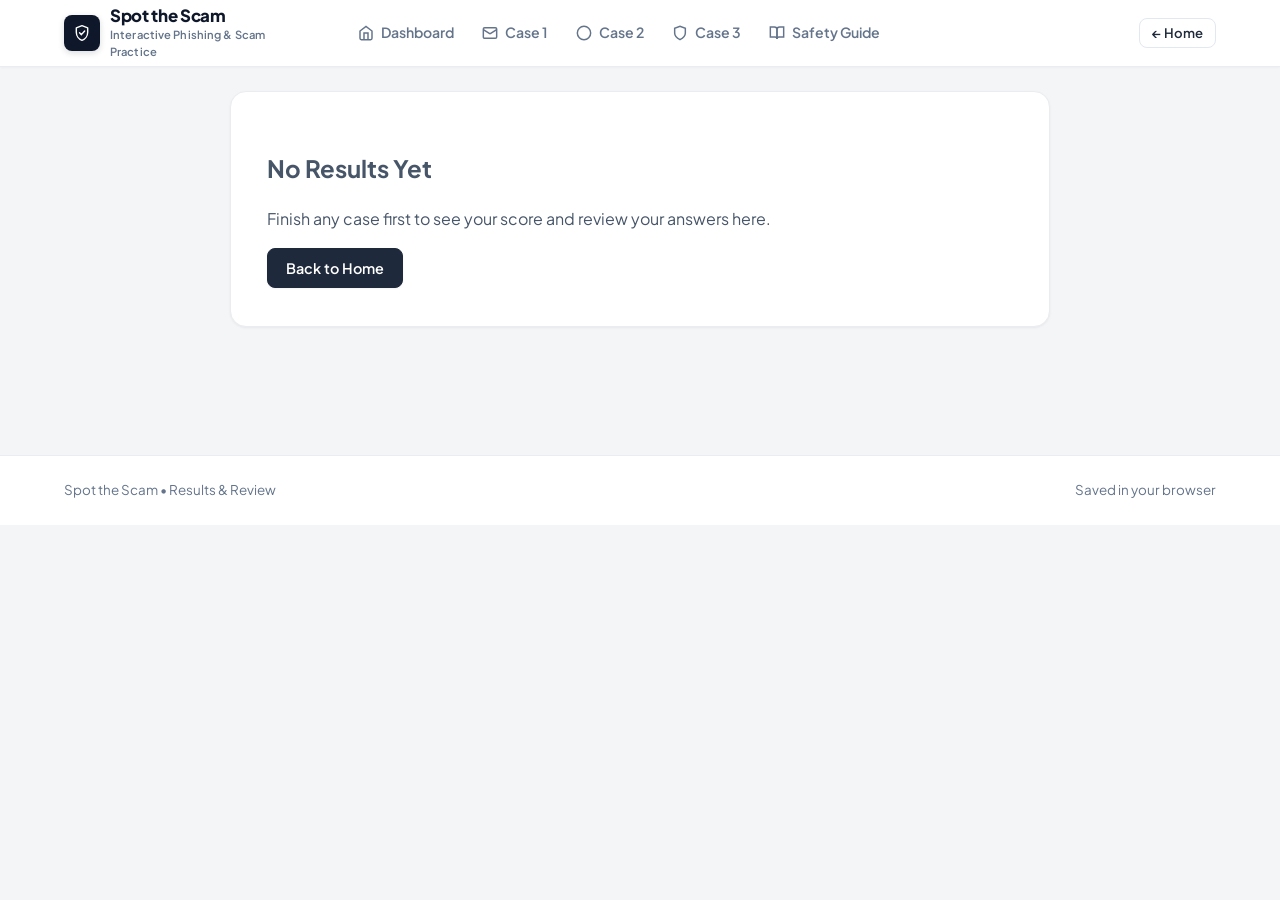
<file: result.html>
<!DOCTYPE html>
<html lang="en">

<head>
    <meta charset="UTF-8">
    <meta name="viewport" content="width=device-width, initial-scale=1">
    <title>Your Results · Spot the Scam</title>
    <link rel="icon" href="assets/images/logo.svg" type="image/svg+xml">
    <link rel="manifest" href="manifest.json">
    <meta name="theme-color" content="#3b49df">
    <link rel="stylesheet" href="css/result.css?v=25">
</head>

<body>
    <a class="skip-link" href="#main">Skip to main content</a>

    <header class="site-header">
        <div class="header-container">
            <a class="brand-anchor" href="index.html">
                <div class="brand-logo-mark">
                    <img src="assets/images/logo.svg" alt="Spot the Scam Logo" width="26" height="26">
                </div>
                <div class="brand-text-wrap">
                    <span class="brand-title">Spot the Scam</span>
                    <span class="brand-tag">Interactive Phishing &amp; Scam Practice</span>
                </div>
            </a>

            <nav class="site-nav" id="site-nav" aria-label="Main Navigation">
                <a href="index.html" class="nav-item">
                    <svg viewBox="0 0 24 24" fill="none" stroke="currentColor"><path d="m3 9 9-7 9 7v11a2 2 0 0 1-2 2H5a2 2 0 0 1-2-2z"/><polyline points="9 22 9 12 15 12 15 22"/></svg>
                    Dashboard
                </a>
                <a href="case1.html" class="nav-item">
                    <svg viewBox="0 0 24 24" fill="none" stroke="currentColor"><rect width="20" height="16" x="2" y="4" rx="2"/><path d="m22 7-8.97 5.7a1.94 1.94 0 0 1-2.06 0L2 7"/></svg>
                    Case 1
                </a>
                <a href="case2.html" class="nav-item">
                    <svg viewBox="0 0 24 24" fill="none" stroke="currentColor"><circle cx="12" cy="12" r="10"/><path d="9.09 9a3 3 0 0 1 5.83 1c0 2-3 3-3 3"/><path d="M12 17h.01"/></svg>
                    Case 2
                </a>
                <a href="case3.html" class="nav-item">
                    <svg viewBox="0 0 24 24" fill="none" stroke="currentColor"><path d="M12 22s8-4 8-10V5l-8-3-8 3v7c0 6 8 10 8 10z"/></svg>
                    Case 3
                </a>
                <a href="training.html" class="nav-item">
                    <svg viewBox="0 0 24 24" fill="none" stroke="currentColor"><path d="M2 3h6a4 4 0 0 1 4 4v14a3 3 0 0 0-3-3H2z"/><path d="M22 3h-6a4 4 0 0 0-4 4v14a3 3 0 0 1 3-3h7z"/></svg>
                    Safety Guide
                </a>
            </nav>

            <div class="header-actions">
                <a href="index.html" class="btn btn-secondary btn-sm">&larr; Home</a>
            </div>
        </div>
    </header>

    <main class="main-wrapper" id="main">
        <div class="results-wrapper">
            <section id="empty-result" class="result-card-container panel" hidden>
                <h2>No Results Yet</h2>
                <p>Finish any case first to see your score and review your answers here.</p>
                <a class="btn btn-primary" href="index.html">Back to Home</a>
            </section>

            <section id="result-panel" hidden>
                <div class="result-card-container result-card">
                    <div class="result-header-row">
                        <div class="score-radial-box score-ring">
                            <span class="score-digits" id="result-score">0 / 0</span>
                            <span class="score-unit-tag">Your Score</span>
                        </div>
                        <div class="result-summary-wrap result-words">
                            <div class="result-badge-kicker status-row">
                                <span class="status-pill pill" id="result-status">Activity Finished</span>
                            </div>
                            <h1 class="result-verdict-title" id="result-title">How You Did</h1>
                            <p class="result-debrief-copy lead" id="result-message"></p>
                            <p id="result-pass" style="font-size: 0.875rem; color: var(--slate-500); margin: 6px 0 0;"></p>
                            <ul class="practice-records-list practice-list" id="practice-list"></ul>
                            <p id="result-note" style="font-size: 0.8125rem; color: var(--slate-400); margin-top: 8px;"></p>
                        </div>
                    </div>

                    <div class="result-actions-grid button-row">
                        <a class="btn btn-primary btn-lg" id="next-btn" href="index.html" hidden>Continue to Next Case &rarr;</a>
                        <a class="btn btn-secondary btn-lg" id="retry-btn" href="index.html">Play Case Again</a>
                        <button type="button" class="btn btn-quiet" id="review-btn">Review All Answers</button>
                        <a class="btn btn-ghost" href="index.html">Return to Home</a>
                    </div>
                </div>

                <!-- Review Section -->
                <section class="review-answers-section" id="review-box" hidden>
                    <h2 class="review-section-title">Review Your Answers</h2>
                    <div id="review-list"></div>
                </section>
            </section>
        </div>
    </main>

    <footer class="site-footer">
        <div class="footer-container">
            <span>Spot the Scam &bull; Results & Review</span>
            <span>Saved in your browser</span>
        </div>
    </footer>

    <script src="js/app.js?v=25"></script>
    <script src="js/result.js?v=25"></script>
    <script src="js/install.js"></script>
</body>

</html>
</file>
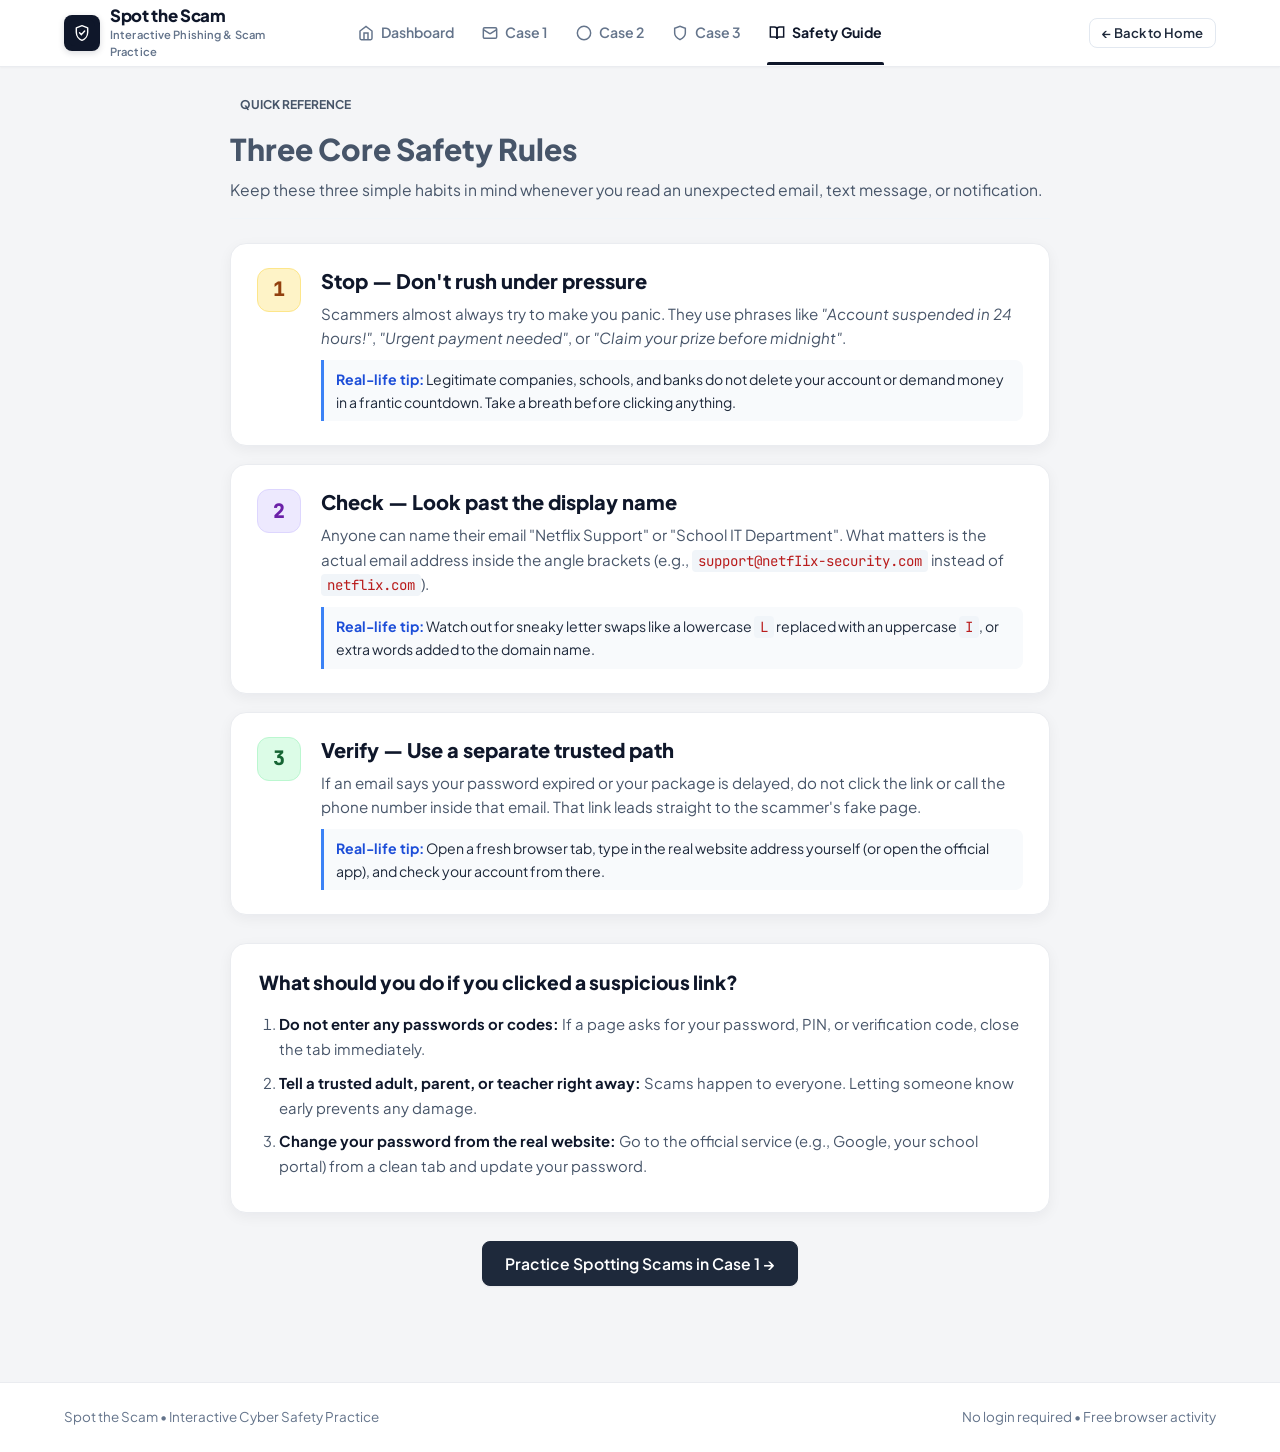
<file: training.html>
<!DOCTYPE html>
<html lang="en">

<head>
    <meta charset="UTF-8">
    <meta name="viewport" content="width=device-width, initial-scale=1">
    <title>Safety Guide · Three Core Rules · Spot the Scam</title>
    <link rel="icon" href="assets/images/logo.svg" type="image/svg+xml">
    <link rel="manifest" href="manifest.json">
    <meta name="theme-color" content="#3b49df">
    <link rel="stylesheet" href="css/training.css?v=26">
</head>

<body>
    <a class="skip-link" href="#main">Skip to main content</a>

    <header class="site-header">
        <div class="header-container">
            <a class="brand-anchor" href="index.html">
                <div class="brand-logo-mark">
                    <img src="assets/images/logo.svg" alt="Spot the Scam Logo" width="26" height="26">
                </div>
                <div class="brand-text-wrap">
                    <span class="brand-title">Spot the Scam</span>
                    <span class="brand-tag">Interactive Phishing &amp; Scam Practice</span>
                </div>
            </a>

            <nav class="site-nav" id="site-nav" aria-label="Main Navigation">
                <a href="index.html" class="nav-item">
                    <svg viewBox="0 0 24 24" fill="none" stroke="currentColor"><path d="m3 9 9-7 9 7v11a2 2 0 0 1-2 2H5a2 2 0 0 1-2-2z"/><polyline points="9 22 9 12 15 12 15 22"/></svg>
                    Dashboard
                </a>
                <a href="case1.html" class="nav-item">
                    <svg viewBox="0 0 24 24" fill="none" stroke="currentColor"><rect width="20" height="16" x="2" y="4" rx="2"/><path d="m22 7-8.97 5.7a1.94 1.94 0 0 1-2.06 0L2 7"/></svg>
                    Case 1
                </a>
                <a href="case2.html" class="nav-item">
                    <svg viewBox="0 0 24 24" fill="none" stroke="currentColor"><circle cx="12" cy="12" r="10"/><path d="9.09 9a3 3 0 0 1 5.83 1c0 2-3 3-3 3"/><path d="M12 17h.01"/></svg>
                    Case 2
                </a>
                <a href="case3.html" class="nav-item">
                    <svg viewBox="0 0 24 24" fill="none" stroke="currentColor"><path d="M12 22s8-4 8-10V5l-8-3-8 3v7c0 6 8 10 8 10z"/></svg>
                    Case 3
                </a>
                <a href="training.html" class="nav-item active" aria-current="page">
                    <svg viewBox="0 0 24 24" fill="none" stroke="currentColor"><path d="M2 3h6a4 4 0 0 1 4 4v14a3 3 0 0 0-3-3H2z"/><path d="M22 3h-6a4 4 0 0 0-4 4v14a3 3 0 0 1 3-3h7z"/></svg>
                    Safety Guide
                </a>
            </nav>

            <div class="header-actions">
                <a href="index.html" class="btn btn-secondary btn-sm">&larr; Back to Home</a>
            </div>
        </div>
    </header>

    <main class="main-wrapper" id="main">
        <div style="max-width: 820px; margin: 0 auto;">
            <div class="case-page-head" style="margin-bottom: 24px; border-bottom: 1px solid var(--border-subtle); padding-bottom: 16px;">
                <span class="case-kicker-badge" style="display:inline-block; font-size:0.75rem; font-weight:700; text-transform:uppercase; color:var(--brand-600); background:var(--brand-50); padding:3px 10px; border-radius:999px; margin-bottom:8px;">
                    Quick Reference
                </span>
                <h1 style="font-size: 1.875rem; font-weight: 800; color: var(--slate-950); margin: 0 0 6px;">Three Core Safety Rules</h1>
                <p style="font-size: 0.98rem; color: var(--slate-600); margin: 0; line-height: 1.5;">
                    Keep these three simple habits in mind whenever you read an unexpected email, text message, or notification.
                </p>
            </div>

            <div class="rules-grid">
                <!-- Rule 1: Stop -->
                <article class="rule-card">
                    <div class="rule-number">1</div>
                    <div class="rule-content">
                        <h2>Stop — Don't rush under pressure</h2>
                        <p>Scammers almost always try to make you panic. They use phrases like <em>"Account suspended in 24 hours!"</em>, <em>"Urgent payment needed"</em>, or <em>"Claim your prize before midnight"</em>.</p>
                        <p class="rule-tip"><strong>Real-life tip:</strong> Legitimate companies, schools, and banks do not delete your account or demand money in a frantic countdown. Take a breath before clicking anything.</p>
                    </div>
                </article>

                <!-- Rule 2: Check -->
                <article class="rule-card">
                    <div class="rule-number">2</div>
                    <div class="rule-content">
                        <h2>Check — Look past the display name</h2>
                        <p>Anyone can name their email "Netflix Support" or "School IT Department". What matters is the actual email address inside the angle brackets (e.g., <code>support@netfIix-security.com</code> instead of <code>netflix.com</code>).</p>
                        <p class="rule-tip"><strong>Real-life tip:</strong> Watch out for sneaky letter swaps like a lowercase <code>L</code> replaced with an uppercase <code>I</code>, or extra words added to the domain name.</p>
                    </div>
                </article>

                <!-- Rule 3: Verify -->
                <article class="rule-card">
                    <div class="rule-number">3</div>
                    <div class="rule-content">
                        <h2>Verify — Use a separate trusted path</h2>
                        <p>If an email says your password expired or your package is delayed, do not click the link or call the phone number inside that email. That link leads straight to the scammer's fake page.</p>
                        <p class="rule-tip"><strong>Real-life tip:</strong> Open a fresh browser tab, type in the real website address yourself (or open the official app), and check your account from there.</p>
                    </div>
                </article>
            </div>

            <!-- What to do if you clicked something -->
            <div class="help-checklist-box">
                <h2>What should you do if you clicked a suspicious link?</h2>
                <ol class="checklist-items">
                    <li><strong>Do not enter any passwords or codes:</strong> If a page asks for your password, PIN, or verification code, close the tab immediately.</li>
                    <li><strong>Tell a trusted adult, parent, or teacher right away:</strong> Scams happen to everyone. Letting someone know early prevents any damage.</li>
                    <li><strong>Change your password from the real website:</strong> Go to the official service (e.g., Google, your school portal) from a clean tab and update your password.</li>
                </ol>
            </div>

            <div style="margin-top: 28px; text-align: center;">
                <a href="case1.html" class="btn btn-primary btn-lg">Practice Spotting Scams in Case 1 &rarr;</a>

            </div>
        </div>
    </main>

    <footer class="site-footer">
        <div class="footer-container">
            <span>Spot the Scam &bull; Interactive Cyber Safety Practice</span>
            <span>No login required &bull; Free browser activity</span>
        </div>
    </footer>

    <script src="js/app.js?v=25"></script>
    <script src="js/install.js"></script>
</body>

</html>
</file>
<file: css/index.css>
/* ==========================================================================
   Spot the Scam - Minimal SaaS Dashboard Styles
   - Restrained palette (Warm off-white #f4f5f7, Pure white #ffffff, Charcoal #1e293b, Dark Navy #0f172a)
   - Balanced, compact desktop card layout
   - 2-Column Hero & Circular Progress Donut
   - 3-Step Connected "How it Works" Journey
   - 3-Card Practice Cases Grid with Photo Thumbnails
   - Dark Slate Navy "Safety Guide" Banner
   - Clean Badges & Skills Breakdown
   ========================================================================== */

@import url("base.css");

/* --------------------------------------------------------------------------
   Hero Grid (2 Columns: Hero Card + Progress Card)
   -------------------------------------------------------------------------- */
.hero-progress-grid {
    display: grid;
    grid-template-columns: minmax(0, 1.9fr) minmax(320px, 1.1fr);
    gap: 20px;
    align-items: stretch;
    margin-bottom: 24px;
}

/* Hero Card - Compact Desktop Spacing */
.hero-card {
    background: #ffffff;
    border: 1px solid var(--border-warm);
    border-radius: var(--radius-xl);
    padding: 28px 32px;
    box-shadow: var(--shadow-soft);
    display: flex;
    flex-direction: column;
    justify-content: space-between;
    position: relative;
    overflow: hidden;
}

/* Subtle organic gray wave overlay matching reference */
.hero-wave-graphic {
    position: absolute;
    top: 0;
    right: 0;
    bottom: 0;
    width: 55%;
    height: 100%;
    pointer-events: none;
    z-index: 0;
    overflow: hidden;
}

.hero-wave-graphic svg {
    width: 100%;
    height: 100%;
    display: block;
}

.hero-content {
    position: relative;
    z-index: 1;
}

.hero-tag {
    display: inline-block;
    font-size: 0.7rem;
    font-weight: 700;
    text-transform: uppercase;
    letter-spacing: 0.06em;
    color: #475569;
    background: #f1f5f9;
    border: 1px solid #e2e8f0;
    padding: 4px 10px;
    border-radius: 6px;
    margin-bottom: 12px;
}

.hero-title {
    font-size: 2.25rem;
    font-weight: 800;
    letter-spacing: -0.03em;
    color: var(--ink-black);
    margin: 0 0 10px;
    line-height: 1.15;
}

.hero-description {
    font-size: 0.95rem;
    line-height: 1.55;
    color: var(--ink-muted);
    margin: 0 0 22px;
    max-width: 520px;
}

.hero-cta-group {
    display: flex;
    align-items: center;
    gap: 12px;
    flex-wrap: wrap;
    position: relative;
    z-index: 1;
}

.btn-hero-primary {
    background: #1e293b;
    color: #ffffff;
    font-size: 0.88rem;
    font-weight: 700;
    padding: 10px 18px;
    border-radius: 8px;
    text-decoration: none;
    display: inline-flex;
    align-items: center;
    gap: 8px;
    border: 1px solid #1e293b;
    box-shadow: 0 2px 6px rgba(15, 23, 42, 0.12);
    transition: all 0.15s ease;
}
.btn-hero-primary:hover {
    background: #0f172a;
    border-color: #0f172a;
    transform: translateY(-1px);
}

.btn-hero-secondary {
    background: #ffffff;
    color: #1e293b;
    font-size: 0.88rem;
    font-weight: 600;
    padding: 10px 16px;
    border-radius: 8px;
    text-decoration: none;
    display: inline-flex;
    align-items: center;
    gap: 8px;
    border: 1px solid var(--border-strong);
    transition: all 0.15s ease;
}
.btn-hero-secondary:hover {
    background: #f8fafc;
    border-color: #cbd5e1;
    color: #0f172a;
}

/* --------------------------------------------------------------------------
   Your Progress Card (Compact Desktop Layout)
   -------------------------------------------------------------------------- */
.progress-card {
    background: #ffffff;
    border: 1px solid var(--border-warm);
    border-radius: var(--radius-xl);
    padding: 24px 22px 18px;
    box-shadow: var(--shadow-soft);
    display: flex;
    flex-direction: column;
    justify-content: space-between;
}

.progress-card-title {
    font-size: 1.05rem;
    font-weight: 800;
    color: var(--ink-black);
    margin: 0 0 12px;
    letter-spacing: -0.015em;
}

.donut-container {
    display: flex;
    flex-direction: column;
    align-items: center;
    justify-content: center;
    position: relative;
    margin: 0 0 14px;
}

.donut-svg {
    width: 112px;
    height: 112px;
    transform: rotate(-90deg);
}

.donut-bg-circle {
    fill: none;
    stroke: #e2e8f0;
    stroke-width: 9;
}

.donut-fill-circle {
    fill: none;
    stroke: #1e293b;
    stroke-width: 9;
    stroke-linecap: round;
    transition: stroke-dashoffset 0.6s ease;
}

.donut-text-group {
    position: absolute;
    top: 50%;
    left: 50%;
    transform: translate(-50%, -50%);
    text-align: center;
    display: flex;
    flex-direction: column;
    align-items: center;
}

.donut-percent-text {
    font-size: 1.45rem;
    font-weight: 800;
    color: var(--ink-black);
    line-height: 1.1;
    letter-spacing: -0.02em;
}

.donut-status-label {
    font-size: 0.72rem;
    font-weight: 600;
    color: var(--ink-muted);
    margin-top: 2px;
}

/* Progress Stats Rows */
.progress-stats-list {
    list-style: none;
    padding: 0;
    margin: 0 0 12px;
    display: flex;
    flex-direction: column;
    gap: 10px;
}

.progress-stat-row {
    display: flex;
    align-items: center;
    justify-content: space-between;
    font-size: 0.84rem;
    color: var(--ink-muted);
}

.stat-row-left {
    display: flex;
    align-items: center;
    gap: 8px;
    color: var(--ink-body);
    font-weight: 500;
}

.stat-icon {
    width: 16px;
    height: 16px;
    color: #64748b;
    stroke-width: 2;
    flex-shrink: 0;
}

.stat-row-value {
    font-weight: 700;
    color: var(--ink-black);
    font-size: 0.86rem;
}

.reset-link-subtle {
    background: none;
    border: none;
    padding: 4px 0;
    font-size: 0.78rem;
    font-weight: 600;
    color: #94a3b8;
    cursor: pointer;
    text-align: center;
    width: 100%;
    transition: color 0.15s ease;
    border-top: 1px solid var(--border-subtle);
    margin-top: 4px;
}
.reset-link-subtle:hover {
    color: #ef4444;
}

/* --------------------------------------------------------------------------
   How It Works Section (Compact Connected Steps)
   -------------------------------------------------------------------------- */
.how-it-works-card {
    background: #ffffff;
    border: 1px solid var(--border-warm);
    border-radius: var(--radius-xl);
    padding: 24px 28px;
    box-shadow: var(--shadow-soft);
    margin-bottom: 24px;
}

.how-tag {
    display: inline-block;
    font-size: 0.7rem;
    font-weight: 700;
    text-transform: uppercase;
    letter-spacing: 0.06em;
    color: #475569;
    background: #f1f5f9;
    border: 1px solid #e2e8f0;
    padding: 3px 8px;
    border-radius: 5px;
    margin-bottom: 8px;
}

.how-heading {
    font-size: 1.4rem;
    font-weight: 800;
    color: var(--ink-black);
    margin: 0 0 4px;
    letter-spacing: -0.02em;
}

.how-subtitle {
    font-size: 0.9rem;
    color: var(--ink-muted);
    margin: 0 0 20px;
}

.how-steps-row {
    display: flex;
    align-items: flex-start;
    justify-content: space-between;
    gap: 14px;
    position: relative;
}

.how-step-item {
    flex: 1;
    display: flex;
    flex-direction: column;
    align-items: flex-start;
}

.step-icon-circle {
    width: 40px;
    height: 40px;
    border-radius: 50%;
    background: #f8fafc;
    border: 1px solid var(--border-warm);
    display: flex;
    align-items: center;
    justify-content: center;
    color: #1e293b;
    margin-bottom: 10px;
    box-shadow: 0 1px 3px rgba(15, 23, 42, 0.04);
}

.step-icon-circle svg {
    width: 18px;
    height: 18px;
    stroke-width: 2;
}

.step-title {
    font-size: 0.92rem;
    font-weight: 700;
    color: var(--ink-black);
    margin: 0 0 4px;
}

.step-desc {
    font-size: 0.82rem;
    line-height: 1.45;
    color: var(--ink-muted);
    margin: 0;
}

.step-connector-arrow {
    display: flex;
    align-items: center;
    justify-content: center;
    padding-top: 10px;
    color: #cbd5e1;
    flex-shrink: 0;
}

.step-connector-arrow svg {
    width: 18px;
    height: 18px;
    stroke-width: 2.2;
}

/* --------------------------------------------------------------------------
   Practice Cases Section Header & 3-Card Grid
   -------------------------------------------------------------------------- */
.practice-cases-section {
    margin-bottom: 24px;
}

.section-title-row {
    display: flex;
    align-items: flex-end;
    justify-content: space-between;
    margin-bottom: 14px;
    flex-wrap: wrap;
    gap: 10px;
}

.section-main-heading {
    font-size: 1.35rem;
    font-weight: 800;
    color: var(--ink-black);
    margin: 0 0 3px;
    letter-spacing: -0.02em;
}

.section-sub-heading {
    font-size: 0.88rem;
    color: var(--ink-muted);
    margin: 0;
}

.view-all-link {
    font-size: 0.84rem;
    font-weight: 700;
    color: var(--ink-black);
    text-decoration: none;
    display: inline-flex;
    align-items: center;
    gap: 4px;
    transition: color 0.15s ease;
}
.view-all-link:hover {
    color: #475569;
}

/* 3-Card Grid */
.cases-grid-three {
    display: grid;
    grid-template-columns: repeat(3, 1fr);
    gap: 16px;
}

.case-card-saas {
    background: #ffffff;
    border: 1px solid var(--border-warm);
    border-radius: var(--radius-xl);
    overflow: hidden;
    box-shadow: var(--shadow-soft);
    display: flex;
    flex-direction: column;
    justify-content: space-between;
    transition: transform 0.2s ease, box-shadow 0.2s ease;
}
.case-card-saas:hover {
    transform: translateY(-2px);
    box-shadow: var(--shadow-card);
}

.case-thumb-wrap {
    width: 100%;
    height: 145px;
    overflow: hidden;
    background: #f1f5f9;
    border-bottom: 1px solid var(--border-warm);
}

.case-thumb-img {
    width: 100%;
    height: 100%;
    object-fit: cover;
    display: block;
    transition: transform 0.3s ease;
}
.case-card-saas:hover .case-thumb-img {
    transform: scale(1.03);
}

.case-card-body {
    padding: 16px 18px;
    display: flex;
    flex-direction: column;
    flex: 1;
    justify-content: space-between;
}

.case-card-kicker {
    font-size: 0.7rem;
    font-weight: 700;
    text-transform: uppercase;
    letter-spacing: 0.05em;
    color: #64748b;
    margin-bottom: 4px;
    display: block;
}

.case-card-title {
    font-size: 1.05rem;
    font-weight: 800;
    color: var(--ink-black);
    margin: 0 0 6px;
    line-height: 1.25;
    letter-spacing: -0.015em;
}

.case-card-desc {
    font-size: 0.84rem;
    color: var(--ink-muted);
    line-height: 1.45;
    margin: 0 0 14px;
}

/* Card Progress / Status Line */
.case-status-line {
    display: flex;
    align-items: center;
    justify-content: space-between;
    gap: 10px;
    margin-bottom: 10px;
    font-size: 0.8rem;
    color: #64748b;
    font-weight: 600;
}

.case-progress-track {
    flex: 1;
    height: 6px;
    background: #e2e8f0;
    border-radius: 9999px;
    overflow: hidden;
}

.case-progress-bar {
    height: 100%;
    background: #1e293b;
    border-radius: 9999px;
    width: 0%;
    transition: width 0.3s ease;
}

.case-status-indicator {
    display: inline-flex;
    align-items: center;
    gap: 6px;
    font-size: 0.8rem;
    color: #64748b;
    font-weight: 600;
}

.status-radio-icon {
    width: 13px;
    height: 13px;
    border-radius: 50%;
    border: 1.5px solid #cbd5e1;
    display: inline-block;
    flex-shrink: 0;
}

/* Card Buttons */
.btn-case-action {
    width: 100%;
    padding: 9px 14px;
    border-radius: 7px;
    font-size: 0.86rem;
    font-weight: 700;
    text-align: center;
    text-decoration: none;
    display: inline-flex;
    align-items: center;
    justify-content: center;
    gap: 6px;
    transition: all 0.15s ease;
    box-sizing: border-box;
}

.btn-case-dark {
    background: #1e293b;
    color: #ffffff;
    border: 1px solid #1e293b;
}
.btn-case-dark:hover {
    background: #0f172a;
    border-color: #0f172a;
}

.btn-case-light {
    background: #f8fafc;
    color: #1e293b;
    border: 1px solid var(--border-strong);
}
.btn-case-light:hover {
    background: #ffffff;
    border-color: #94a3b8;
    color: #0f172a;
}

.case-restart-link {
    display: block;
    text-align: center;
    font-size: 0.75rem;
    color: #94a3b8;
    text-decoration: none;
    margin-top: 6px;
    font-weight: 600;
}
.case-restart-link:hover {
    color: #0f172a;
    text-decoration: underline;
}

/* --------------------------------------------------------------------------
   Safety Guide Banner (Compact Desktop Banner)
   -------------------------------------------------------------------------- */
.safety-guide-banner {
    background: linear-gradient(135deg, #1e293b 0%, #0f172a 100%);
    border-radius: var(--radius-xl);
    padding: 22px 28px;
    display: flex;
    align-items: center;
    justify-content: space-between;
    gap: 20px;
    color: #ffffff;
    margin-bottom: 24px;
    box-shadow: 0 4px 16px rgba(15, 23, 42, 0.12);
    position: relative;
    overflow: hidden;
}

/* Subtle wave graphic in banner */
.safety-guide-banner::after {
    content: "";
    position: absolute;
    right: 180px;
    top: -50px;
    width: 250px;
    height: 200px;
    background: radial-gradient(circle, rgba(255, 255, 255, 0.05) 0%, transparent 70%);
    pointer-events: none;
}

.guide-banner-left {
    display: flex;
    align-items: center;
    gap: 16px;
    position: relative;
    z-index: 1;
}

.guide-icon-box {
    width: 42px;
    height: 42px;
    border-radius: 10px;
    background: rgba(255, 255, 255, 0.1);
    border: 1px solid rgba(255, 255, 255, 0.15);
    display: flex;
    align-items: center;
    justify-content: center;
    color: #ffffff;
    flex-shrink: 0;
}

.guide-icon-box svg {
    width: 20px;
    height: 20px;
    stroke-width: 2;
}

.guide-banner-text {
    display: flex;
    flex-direction: column;
}

.guide-banner-kicker {
    font-size: 0.7rem;
    font-weight: 700;
    text-transform: uppercase;
    letter-spacing: 0.08em;
    color: #94a3b8;
    margin-bottom: 3px;
}

.guide-banner-title {
    font-size: 1.15rem;
    font-weight: 800;
    color: #ffffff;
    margin: 0 0 3px;
    letter-spacing: -0.015em;
}

.guide-banner-desc {
    font-size: 0.84rem;
    color: #cbd5e1;
    margin: 0;
}

.btn-guide-white {
    background: #ffffff;
    color: #0f172a;
    font-size: 0.86rem;
    font-weight: 700;
    padding: 9px 18px;
    border-radius: 8px;
    text-decoration: none;
    display: inline-flex;
    align-items: center;
    gap: 8px;
    white-space: nowrap;
    border: 1px solid #ffffff;
    box-shadow: 0 2px 8px rgba(0, 0, 0, 0.15);
    transition: all 0.15s ease;
    flex-shrink: 0;
    position: relative;
    z-index: 1;
}
.btn-guide-white:hover {
    background: #f1f5f9;
    transform: translateY(-1px);
}

/* --------------------------------------------------------------------------
   Badges & Categories Section (Compact Minimal Styling)
   -------------------------------------------------------------------------- */
.badges-container-card {
    background: #ffffff;
    border: 1px solid var(--border-warm);
    border-radius: var(--radius-xl);
    padding: 24px 28px;
    margin-bottom: 20px;
    box-shadow: var(--shadow-soft);
}

.badges-header-row {
    margin-bottom: 14px;
}

.badges-items-grid {
    display: grid;
    grid-template-columns: repeat(auto-fill, minmax(250px, 1fr));
    gap: 10px;
    list-style: none;
    padding: 0;
    margin: 0;
}

.badge-item {
    background: #f8fafc;
    border: 1px solid var(--border-warm);
    border-radius: 8px;
    padding: 10px 14px;
    font-size: 0.84rem;
    font-weight: 700;
    color: var(--ink-black);
    display: flex;
    align-items: center;
    gap: 10px;
}

.badge-item::before {
    content: "✓";
    display: inline-flex;
    align-items: center;
    justify-content: center;
    width: 20px;
    height: 20px;
    border-radius: 50%;
    background: #0f172a;
    color: #ffffff;
    font-size: 0.72rem;
    font-weight: 800;
    flex-shrink: 0;
}

.badge-wait {
    background: #ffffff;
    color: #94a3b8;
    border-style: dashed;
}
.badge-wait::before {
    content: "○";
    background: #f1f5f9;
    color: #94a3b8;
}

/* Categories accordion */
.collapsible-stats-panel {
    background: #ffffff;
    border: 1px solid var(--border-warm);
    border-radius: var(--radius-xl);
    padding: 14px 20px;
    box-shadow: var(--shadow-soft);
}

.stats-accordion-summary {
    display: flex;
    align-items: center;
    justify-content: space-between;
    cursor: pointer;
    font-size: 0.92rem;
    font-weight: 700;
    color: var(--ink-black);
    padding: 6px 0;
}

.stats-accordion-body {
    padding-top: 14px;
    display: grid;
    grid-template-columns: repeat(3, 1fr);
    gap: 14px;
}

.stat-metric-card {
    background: #f8fafc;
    border: 1px solid var(--border-warm);
    border-radius: 8px;
    padding: 14px;
}

.stat-field-label {
    font-size: 0.74rem;
    font-weight: 700;
    text-transform: uppercase;
    color: #64748b;
    margin-bottom: 4px;
    display: block;
}

.stat-numeric-score {
    font-size: 1.05rem;
    font-weight: 800;
    color: var(--ink-black);
    margin: 0 0 8px;
}

/* --------------------------------------------------------------------------
   Responsive Breakpoints (Mobile Preserved 100%)
   -------------------------------------------------------------------------- */
@media (max-width: 1040px) {
    .hero-progress-grid {
        grid-template-columns: 1fr;
    }
    .cases-grid-three {
        grid-template-columns: repeat(2, 1fr);
    }
    .how-steps-row {
        flex-direction: column;
        gap: 20px;
    }
    .step-connector-arrow {
        display: none;
    }
    .stats-accordion-body {
        grid-template-columns: 1fr;
    }
}

@media (max-width: 680px) {
    .hero-card {
        padding: 24px 18px;
    }
    .hero-title {
        font-size: 1.95rem;
    }
    .hero-cta-group {
        flex-direction: column;
        align-items: stretch;
        gap: 10px;
        width: 100%;
    }
    .btn-hero-primary,
    .btn-hero-secondary {
        width: 100%;
        justify-content: center;
    }
    .progress-card {
        padding: 24px 18px;
    }
    .cases-grid-three {
        grid-template-columns: 1fr;
    }
    .safety-guide-banner {
        flex-direction: column;
        align-items: flex-start;
        padding: 24px 18px;
        gap: 18px;
    }
    .guide-banner-left {
        flex-direction: column;
        align-items: flex-start;
        gap: 12px;
    }
    .btn-guide-white {
        width: 100%;
        justify-content: center;
    }
    .how-it-works-card {
        padding: 24px 18px;
    }
    .badges-container-card {
        padding: 24px 18px;
    }
    .badges-items-grid {
        grid-template-columns: 1fr;
    }
}
</file>
<file: css/case1.css>
/* ==========================================================================
   Case 1 - Spot the Scam Interactive Investigation Screen
   Authentic Sleuth Mail Sandbox with Clickable Threat Inspection
   ========================================================================== */

@import url("base.css");

/* Breadcrumb & Investigation Header */
.case-page-head {
    margin-bottom: 24px;
    padding-bottom: 18px;
    border-bottom: 1.5px solid var(--border-warm);
}

.case-kicker-badge {
    display: inline-flex;
    align-items: center;
    gap: 6px;
    font-size: 0.75rem;
    font-weight: 800;
    text-transform: uppercase;
    letter-spacing: 0.08em;
    color: var(--tone-case1-chip);
    background: var(--tone-case1-bg);
    border: 1.5px solid var(--tone-case1-border);
    padding: 4px 12px;
    border-radius: var(--radius-pill);
    margin-bottom: 10px;
}

.case-main-title {
    font-size: 2.1rem;
    font-weight: 800;
    letter-spacing: -0.03em;
    color: var(--ink-black);
    margin: 0 0 8px;
}

.case-sub-instructions {
    display: flex;
    align-items: center;
    justify-content: space-between;
    gap: 12px;
    font-size: 0.95rem;
    color: var(--ink-body);
    margin: 0 0 12px;
    flex-wrap: wrap;
}

.target-badge,
.target-text-label {
    background: transparent;
    color: var(--ink-muted);
    border: none;
    font-weight: 700;
    padding: 0;
    font-size: 0.9rem;
    white-space: nowrap;
    flex-shrink: 0;
    display: inline-flex;
    align-items: center;
}

.practice-time-callout {
    background: transparent;
    border: none;
    border-radius: 0;
    padding: 0;
    font-size: 0.92rem;
    color: var(--ink-muted);
    margin: 6px 0 0;
    line-height: 1.5;
    box-shadow: none;
}

/* Status Tracker Bar - Standard Sans-Serif Typography */
.session-metrics-bar {
    display: flex;
    align-items: center;
    justify-content: space-between;
    gap: 16px;
    background: var(--surface-card);
    border: 1px solid var(--border-warm);
    border-radius: var(--radius-lg);
    padding: 12px 18px;
    margin-bottom: 24px;
    box-shadow: var(--shadow-soft);
}

.metric-label-group {
    display: flex;
    align-items: center;
    gap: 16px;
    font-size: 0.92rem;
    font-weight: 700;
}

.metric-pill-num {
    color: var(--ink-black);
    font-family: var(--font-sans);
    font-weight: 700;
}

.metric-score-display {
    color: var(--ink-black);
    background: var(--surface-tint);
    border: 1px solid var(--border-warm);
    padding: 2px 10px;
    border-radius: var(--radius-pill);
    font-family: var(--font-sans);
    font-weight: 700;
    font-size: 0.86rem;
}

.tracker-bar-wrap {
    flex: 1;
    max-width: 280px;
}

/* Two-Column Investigation Layout */
.investigation-grid {
    display: grid;
    grid-template-columns: minmax(0, 1.15fr) minmax(0, 0.85fr);
    gap: 28px;
    align-items: start;
}

/* Left Column: Simulated Mail Client Window (Opened Gmail View) */
.mail-viewer-window {
    background: #ffffff;
    border: 1px solid var(--border-strong);
    border-radius: var(--radius-lg);
    box-shadow: var(--shadow-card);
    overflow: hidden;
}

/* Opened Gmail-Style Header */
.gmail-message-header {
    background: #ffffff;
    border-bottom: 1px solid var(--border-warm);
    padding: 20px 22px 16px;
}

.mail-subject-row {
    display: flex;
    align-items: center;
    justify-content: space-between;
    gap: 12px;
    margin-bottom: 14px;
    padding: 4px 6px;
    border-radius: var(--radius-sm);
    transition: background-color 0.15s ease;
}

.mail-subject-title {
    font-size: 1.25rem;
    font-weight: 800;
    color: var(--ink-black);
    margin: 0;
    letter-spacing: -0.015em;
    line-height: 1.35;
}

.gmail-inbox-tag {
    font-size: 0.72rem;
    font-weight: 700;
    background: #f1f5f9;
    color: #475569;
    border: 1px solid #e2e8f0;
    padding: 2px 8px;
    border-radius: 4px;
    flex-shrink: 0;
}

.gmail-sender-row {
    display: flex;
    align-items: center;
    gap: 12px;
    padding: 6px;
    border-radius: var(--radius-sm);
    transition: background-color 0.15s ease;
}

.sender-avatar-circle {
    width: 36px;
    height: 36px;
    border-radius: 50%;
    background: #e2e8f0;
    color: #475569;
    display: flex;
    align-items: center;
    justify-content: center;
    flex-shrink: 0;
}

.sender-meta-col {
    display: flex;
    flex-direction: column;
    flex: 1;
    min-width: 0;
}

.sender-from-address {
    font-size: 0.92rem;
    font-weight: 700;
    color: var(--ink-black);
    word-break: break-word;
    overflow-wrap: anywhere;
}

.sender-to-line {
    font-size: 0.76rem;
    color: var(--ink-muted);
}

.gmail-date-col {
    display: flex;
    align-items: center;
    gap: 8px;
    flex-shrink: 0;
}

.gmail-date-stamp {
    font-size: 0.8rem;
    color: var(--ink-muted);
    white-space: nowrap;
}

.inspect-cue-banner {
    background: #fef3c7;
    border-bottom: 1.5px solid #fde68a;
    color: #92400e;
    font-size: 0.84rem;
    font-weight: 700;
    padding: 10px 18px;
    display: flex;
    align-items: center;
    gap: 8px;
    line-height: 1.45;
}

.inspect-cue-chip {
    font-size: 0.75rem;
    font-weight: 700;
    color: #b45309;
    background: #fef3c7;
    border: 1px solid #fde68a;
    padding: 3px 10px;
    border-radius: var(--radius-pill);
}

.mail-body-content {
    padding: 22px;
}

.inspectable-line,
.inspectable-body-line {
    font-size: 1rem;
    line-height: 1.65;
    color: var(--ink-black);
    margin: 0 0 12px;
    padding: 8px 12px;
    border-radius: var(--radius-sm);
    border: 1.5px solid transparent;
    transition: all 0.18s ease;
}

/* Inspection State Active */
.is-inspecting .mail-subject-row,
.is-inspecting .gmail-sender-row,
.is-inspecting .inspectable-line,
.is-inspecting .inspectable-row {
    cursor: pointer;
    border: 1.5px solid var(--border-warm);
    background-color: #ffffff;
}

.is-inspecting .mail-subject-row:hover,
.is-inspecting .gmail-sender-row:hover,
.is-inspecting .inspectable-line:hover,
.is-inspecting .inspectable-row:hover {
    background-color: #fffbeb;
    border-color: #f59e0b;
    box-shadow: 0 2px 6px rgba(245, 158, 11, 0.15);
}

/* Result highlighting */
.is-selected-correct {
    background-color: var(--safe-bg) !important;
    border-color: var(--safe-green) !important;
    color: var(--safe-green) !important;
    font-weight: 800;
    box-shadow: 0 0 0 3px rgba(21, 128, 61, 0.2) !important;
}

.is-selected-wrong {
    background-color: var(--scam-bg) !important;
    border-color: var(--scam-red) !important;
    color: var(--scam-red) !important;
    font-weight: 800;
    box-shadow: 0 0 0 3px rgba(190, 18, 60, 0.2) !important;
}

.lesson-topic-footer {
    font-size: 0.85rem;
    font-weight: 700;
    color: var(--ink-muted);
    margin-top: 12px;
}

/* Right Column: Decision Console Panel */
.decisions-console-panel {
    background: var(--surface-card);
    border: 1px solid var(--border-warm);
    border-radius: var(--radius-xl);
    padding: 24px;
    box-shadow: var(--shadow-soft);
}

.step-card-module {
    margin-bottom: 20px;
}

.step-number-tag {
    display: inline-block;
    font-size: 0.72rem;
    font-weight: 800;
    text-transform: uppercase;
    letter-spacing: 0.08em;
    background: var(--surface-tint);
    color: var(--ink-black);
    padding: 3px 10px;
    border-radius: var(--radius-pill);
    margin-bottom: 8px;
}

.step-prompt-heading {
    font-size: 1.15rem;
    font-weight: 800;
    color: var(--ink-black);
    margin: 0 0 14px;
}

/* Step 1 Clean Binary Choice Controls */
.binary-choice-pair {
    display: grid;
    grid-template-columns: 1fr;
    gap: 10px;
}

.verdict-button {
    background: #ffffff;
    border: 1.5px solid var(--border-warm);
    border-radius: var(--radius-md);
    padding: 14px 18px;
    cursor: pointer;
    text-align: left;
    transition: all 0.18s ease;
    display: flex;
    align-items: center;
    justify-content: space-between;
    gap: 12px;
}

.verdict-btn-content {
    display: flex;
    flex-direction: column;
    gap: 2px;
}

.verdict-button:hover:not(:disabled) {
    background: #ffffff;
    border-color: var(--ink-black);
    box-shadow: var(--shadow-soft);
    transform: translateY(-1px);
}

.verdict-button.is-correct {
    background: var(--safe-bg) !important;
    border-color: var(--safe-green) !important;
    box-shadow: 0 0 0 2px rgba(22, 163, 74, 0.25) !important;
}

.verdict-button.is-wrong {
    background: var(--scam-bg) !important;
    border-color: var(--scam-red) !important;
    box-shadow: 0 0 0 2px rgba(220, 38, 38, 0.25) !important;
}

.verdict-label {
    font-size: 1.05rem;
    font-weight: 800;
    color: var(--ink-black);
}

.verdict-help {
    font-size: 0.85rem;
    color: var(--ink-muted);
    line-height: 1.4;
}

.choice-note {
    font-size: 0.8rem;
    font-weight: 800;
    white-space: nowrap;
}
    color: var(--ink-muted);
    margin-top: 4px;
}

/* Step 2 Line Selection Instruction */
.step2-guidance-note {
    font-size: 0.92rem;
    color: var(--ink-body);
    line-height: 1.55;
    background: var(--surface-warm);
    border: 1.5px dashed var(--border-strong);
    padding: 14px 16px;
    border-radius: var(--radius-md);
    margin: 10px 0;
}

.next-action-footer {
    margin-top: 26px;
    padding-top: 20px;
    border-top: 1.5px solid var(--border-warm);
}

@media (max-width: 860px) {
    .investigation-grid {
        grid-template-columns: 1fr;
    }
}

@media (max-width: 680px) {
    .gmail-message-header {
        padding: 14px 14px 12px;
    }
    .mail-subject-row {
        flex-wrap: wrap;
        gap: 8px;
        margin-bottom: 10px;
    }
    .mail-subject-title {
        font-size: 1.15rem;
        flex: 1;
        min-width: 160px;
        word-break: break-word;
        overflow-wrap: anywhere;
    }
    .gmail-sender-row {
        display: flex;
        flex-wrap: wrap;
        align-items: flex-start;
        gap: 10px;
        padding: 6px 4px;
    }
    .sender-meta-col {
        flex: 1;
        min-width: 140px;
    }
    .sender-from-address {
        font-size: 0.88rem;
        word-break: break-word;
        overflow-wrap: anywhere;
        line-height: 1.4;
    }
    .gmail-date-col {
        width: 100%;
        margin-left: 46px;
        display: flex;
        justify-content: flex-start;
    }
    .gmail-date-stamp {
        font-size: 0.74rem;
    }
    .inspect-cue-banner {
        padding: 8px 14px;
        font-size: 0.78rem;
    }
    .mail-metadata-table {
        padding: 14px 14px;
        gap: 8px;
    }
    .mail-field-row {
        flex-direction: column;
        align-items: flex-start;
        gap: 4px;
        padding: 8px 10px;
    }
    .field-name-tag {
        width: auto;
        font-size: 0.72rem;
    }
    .mail-body-content {
        padding: 16px 14px;
    }
    .inspectable-line, .inspectable-body-line {
        font-size: 0.95rem;
        line-height: 1.6;
        padding: 8px 10px;
        margin-bottom: 8px;
    }
    .decisions-console-panel {
        padding: 18px 16px;
        border-radius: var(--radius-lg);
    }
    .step-prompt-heading {
        font-size: 1.1rem;
        margin-bottom: 12px;
    }
    .verdict-button {
        padding: 14px 14px;
    }
    .verdict-label {
        font-size: 0.98rem;
    }
    .verdict-help {
        font-size: 0.82rem;
    }
    .step2-guidance-note {
        font-size: 0.86rem;
        padding: 10px 12px;
    }
    .next-action-footer {
        margin-top: 18px;
        padding-top: 14px;
    }
    .case-sub-instructions {
        flex-direction: column;
        align-items: flex-start;
        gap: 10px;
    }
    .target-badge,
    .target-text-label {
        align-self: flex-start;
        display: inline-flex;
    }
    .session-metrics-bar {
        flex-direction: column;
        align-items: stretch;
        gap: 12px;
        padding: 12px 14px;
    }
    .metric-label-group {
        display: flex;
        justify-content: space-between;
        align-items: center;
        width: 100%;
        gap: 10px;
    }
    .metric-pill-num {
        font-size: 0.88rem;
    }
    .metric-score-display {
        white-space: nowrap;
        flex-shrink: 0;
        padding: 4px 12px;
        font-size: 0.85rem;
    }
    .tracker-bar-wrap {
        max-width: 100%;
        width: 100%;
    }
    .verdict-choices-grid {
        grid-template-columns: 1fr;
        gap: 10px;
    }
    .verdict-button {
        width: 100%;
        min-height: 52px;
    }
}
</file>
<file: css/case2.css>
/* ==========================================================================
   Case 2 - What Would You Do Next? Screen Styles
   ========================================================================== */

@import url("base.css");

.case-page-head {
    margin-bottom: 24px;
    padding-bottom: 18px;
    border-bottom: 1.5px solid var(--border-warm);
}

.case-kicker-badge {
    display: inline-flex;
    align-items: center;
    gap: 6px;
    font-size: 0.75rem;
    font-weight: 800;
    text-transform: uppercase;
    letter-spacing: 0.08em;
    color: var(--tone-case2-chip);
    background: var(--tone-case2-bg);
    border: 1.5px solid var(--tone-case2-border);
    padding: 4px 12px;
    border-radius: var(--radius-pill);
    margin-bottom: 10px;
}

.case-main-title {
    font-size: 2.1rem;
    font-weight: 800;
    letter-spacing: -0.03em;
    color: var(--ink-black);
    margin: 0 0 8px;
}

.case-sub-instructions {
    display: flex;
    align-items: center;
    justify-content: space-between;
    gap: 12px;
    font-size: 0.95rem;
    color: var(--ink-body);
    margin: 0 0 12px;
    flex-wrap: wrap;
}

.target-badge,
.target-text-label {
    background: transparent;
    color: var(--ink-muted);
    border: none;
    font-weight: 700;
    padding: 0;
    font-size: 0.9rem;
    white-space: nowrap;
    flex-shrink: 0;
    display: inline-flex;
    align-items: center;
}

.practice-time-callout {
    background: transparent;
    border: none;
    border-radius: 0;
    padding: 0;
    font-size: 0.92rem;
    color: var(--ink-muted);
    margin: 6px 0 0;
    line-height: 1.5;
    box-shadow: none;
}

/* Status Tracker Bar - Standard Sans-Serif Typography */
.session-metrics-bar {
    display: flex;
    align-items: center;
    justify-content: space-between;
    gap: 16px;
    background: var(--surface-card);
    border: 1px solid var(--border-warm);
    border-radius: var(--radius-lg);
    padding: 12px 18px;
    margin-bottom: 24px;
    box-shadow: var(--shadow-soft);
}

.metric-label-group {
    display: flex;
    align-items: center;
    gap: 16px;
    font-size: 0.92rem;
    font-weight: 700;
}

.metric-pill-num {
    color: var(--ink-black);
    font-family: var(--font-sans);
    font-weight: 700;
}

.metric-score-display {
    color: var(--ink-black);
    background: var(--surface-tint);
    border: 1px solid var(--border-warm);
    padding: 2px 10px;
    border-radius: var(--radius-pill);
    font-family: var(--font-sans);
    font-weight: 700;
    font-size: 0.86rem;
}

.tracker-bar-wrap {
    flex: 1;
    max-width: 280px;
}

/* Two-column layout */
.scenario-layout-grid {
    display: grid;
    grid-template-columns: minmax(0, 1fr) minmax(0, 1fr);
    gap: 28px;
    align-items: start;
}

/* Realistic Smartphone Chat Simulator (Item 07) */
.phone-mockup-frame {
    background: #ffffff;
    border: 1.5px solid #cbd5e1;
    border-radius: 28px;
    box-shadow: 0 12px 30px -4px rgba(15, 23, 42, 0.1), 0 4px 10px -2px rgba(15, 23, 42, 0.04);
    overflow: hidden;
    max-width: 440px;
    margin: 0 auto;
}

.phone-status-bar {
    background: #f8fafc;
    padding: 8px 18px 4px;
    display: flex;
    align-items: center;
    justify-content: space-between;
    border-bottom: 1px solid #f1f5f9;
}

.phone-time {
    font-size: 0.75rem;
    font-weight: 700;
    color: #0f172a;
}

.phone-speaker-notch {
    width: 60px;
    height: 4px;
    background: #cbd5e1;
    border-radius: 4px;
}

.phone-icons-group {
    display: flex;
    align-items: center;
    gap: 6px;
    color: #475569;
}

.phone-app-header {
    background: #ffffff;
    border-bottom: 1px solid var(--border-warm);
    padding: 12px 16px;
    display: flex;
    align-items: center;
    gap: 12px;
}

.chat-back-arrow {
    font-size: 1.1rem;
    color: var(--ink-dark);
    font-weight: 700;
}

.chat-avatar-wrap {
    position: relative;
    flex-shrink: 0;
}

.chat-avatar-icon {
    width: 38px;
    height: 38px;
    border-radius: 50%;
    background: #f1f5f9;
    color: #0f172a;
    display: flex;
    align-items: center;
    justify-content: center;
    border: 1px solid var(--border-warm);
}

.chat-online-dot {
    position: absolute;
    bottom: 0;
    right: 0;
    width: 10px;
    height: 10px;
    background: #22c55e;
    border: 2px solid #ffffff;
    border-radius: 50%;
}

.chat-contact-meta {
    display: flex;
    flex-direction: column;
}

.chat-contact-name {
    font-size: 0.95rem;
    font-weight: 800;
    color: var(--ink-black);
    margin: 0;
    line-height: 1.25;
}

.chat-presence-status {
    font-size: 0.72rem;
    color: #16a34a;
    font-weight: 600;
}

.phone-chat-body {
    background: #f8fafc;
    padding: 22px 18px 26px;
    min-height: 280px;
    display: flex;
    flex-direction: column;
}

.chat-setting-pill {
    align-self: center;
    background: #ffffff;
    border: 1px solid var(--border-warm);
    border-radius: var(--radius-pill);
    padding: 3px 12px;
    font-size: 0.75rem;
    font-weight: 700;
    color: var(--ink-muted);
    text-align: center;
    margin-bottom: 8px;
    max-width: 90%;
    overflow-wrap: break-word;
}

.chat-timestamp-line {
    text-align: center;
    font-size: 0.72rem;
    color: var(--ink-faint);
    margin-bottom: 16px;
}

.chat-bubble-container.incoming {
    display: flex;
    flex-direction: column;
    align-items: flex-start;
    max-width: 88%;
}

.chat-speech-bubble {
    background: #ffffff;
    border: 1px solid var(--border-warm);
    border-radius: 14px 14px 14px 3px;
    padding: 12px 14px;
    box-shadow: 0 1px 3px rgba(15, 23, 42, 0.05);
    display: flex;
    flex-direction: column;
    gap: 4px;
}

.chat-bubble-text {
    font-size: 0.95rem;
    line-height: 1.5;
    color: var(--ink-black);
    margin: 0;
    font-weight: 600;
    word-break: break-word;
    overflow-wrap: anywhere;
}

.chat-bubble-time {
    align-self: flex-end;
    font-size: 0.68rem;
    color: var(--ink-muted);
}

/* Scenario Evidence Card */
.scenario-detail-card {
    background: #ffffff;
    border: 1.5px solid var(--border-strong);
    border-radius: var(--radius-xl);
    box-shadow: var(--shadow-soft);
    overflow: hidden;
}

.scenario-card-header {
    background: var(--tone-case2-bg);
    border-bottom: 1.5px solid var(--tone-case2-border);
    padding: 14px 22px;
    display: flex;
    align-items: center;
    gap: 10px;
    font-size: 0.84rem;
    font-weight: 800;
    text-transform: uppercase;
    letter-spacing: 0.06em;
    color: var(--tone-case2-chip);
}

.scenario-card-body {
    padding: 26px;
}

.scenario-headline {
    font-size: 1.35rem;
    font-weight: 800;
    color: var(--ink-black);
    margin: 0 0 14px;
    line-height: 1.3;
}

.scenario-narrative {
    font-size: 1.1rem;
    line-height: 1.7;
    color: var(--ink-body);
    margin: 0;
}

/* Actions Right Panel */
.scenario-decision-panel {
    background: var(--surface-card);
    border: 1.5px solid var(--border-warm);
    border-radius: var(--radius-xl);
    padding: 28px;
    box-shadow: var(--shadow-soft);
}

.decision-prompt-title {
    font-size: 1.25rem;
    font-weight: 800;
    color: var(--ink-black);
    margin: 0 0 18px;
}

/* 4 Options Grid */
.options-choices-list {
    display: flex;
    flex-direction: column;
    gap: 12px;
}

.choice-btn,
.option-select-btn {
    background: #ffffff;
    border: 1.5px solid var(--border-warm);
    border-radius: var(--radius-md);
    padding: 14px 18px;
    cursor: pointer;
    text-align: left;
    transition: all 0.15s ease;
    display: flex;
    justify-content: space-between;
    align-items: center;
    gap: 12px;
    width: 100%;
    font-family: inherit;
    box-sizing: border-box;
    box-shadow: 0 1px 2px rgba(15, 23, 42, 0.04);
}

.choice-btn:hover:not(:disabled),
.option-select-btn:hover:not(:disabled) {
    background: #f8fafc;
    border-color: var(--ink-dark);
    box-shadow: 0 3px 10px rgba(15, 23, 42, 0.08);
    transform: translateY(-1px);
}

.choice-btn.is-correct,
.option-select-btn.is-correct {
    background: var(--safe-bg) !important;
    border-color: var(--safe-green) !important;
    color: #15803d !important;
    box-shadow: 0 0 0 3px rgba(22, 163, 74, 0.15) !important;
}

.choice-btn.is-wrong,
.option-select-btn.is-wrong {
    background: var(--scam-bg) !important;
    border-color: var(--scam-red) !important;
    color: #b91c1c !important;
    box-shadow: 0 0 0 3px rgba(220, 38, 38, 0.15) !important;
}

.choice-label {
    font-size: 0.95rem;
    font-weight: 700;
    color: var(--ink-black);
    line-height: 1.45;
    flex: 1;
    word-break: break-word;
    overflow-wrap: anywhere;
}

.choice-btn.is-correct .choice-label {
    color: #15803d;
}

.choice-btn.is-wrong .choice-label {
    color: #b91c1c;
}

.choice-note {
    font-size: 0.78rem;
    font-weight: 800;
    padding: 3px 10px;
    border-radius: var(--radius-pill);
    white-space: nowrap;
    flex-shrink: 0;
    display: none;
}

.choice-btn.is-correct .choice-note {
    display: inline-flex !important;
    align-items: center;
    background: #dcfce7;
    color: #15803d;
    border: 1px solid #86efac;
}

.choice-btn.is-wrong .choice-note {
    display: inline-flex !important;
    align-items: center;
    background: #fee2e2;
    color: #b91c1c;
    border: 1px solid #fca5a5;
}

/* Modal Lock Callout */
.lock-advisory-panel {
    background: var(--surface-card);
    border: 1.5px solid var(--border-warm);
    border-radius: var(--radius-xl);
    padding: 36px;
    text-align: center;
    max-width: 560px;
    margin: 40px auto;
    box-shadow: var(--shadow-lift);
}

.lock-advisory-panel h2 {
    font-size: 1.45rem;
    font-weight: 800;
    margin: 0 0 12px;
    color: var(--ink-black);
}

.lock-advisory-panel p {
    font-size: 0.98rem;
    color: var(--ink-body);
    line-height: 1.55;
    margin: 0 0 24px;
}

@media (max-width: 860px) {
    .scenario-layout-grid {
        grid-template-columns: 1fr;
    }
}

@media (max-width: 680px) {
    .phone-mockup-frame {
        border-radius: 20px;
        max-width: 100%;
        margin: 0;
    }
    .phone-chat-body {
        padding: 16px 12px 20px;
        min-height: 200px;
    }
    .chat-bubble-container.incoming {
        max-width: 96%;
    }
    .chat-bubble-text {
        font-size: 0.92rem;
    }
    .scenario-detail-card,
    .scenario-decision-panel {
        padding: 18px 16px;
        border-radius: var(--radius-lg);
    }
    .scenario-card-header {
        padding: 12px 16px;
    }
    .scenario-card-body {
        padding: 16px 16px;
    }
    .scenario-headline {
        font-size: 1.18rem;
    }
    .scenario-narrative {
        font-size: 0.95rem;
        line-height: 1.6;
    }
    .decision-prompt-title {
        font-size: 1.1rem;
        margin-bottom: 12px;
    }
    .choice-btn {
        padding: 12px 14px;
    }
    .choice-label {
        font-size: 0.92rem;
    }
}

@media (max-width: 680px) {
    .case-sub-instructions {
        flex-direction: column;
        align-items: flex-start;
        gap: 10px;
    }
    .target-badge {
        align-self: flex-start;
        display: inline-flex;
    }
    .session-metrics-bar {
        flex-direction: column;
        align-items: stretch;
        gap: 12px;
        padding: 12px 14px;
    }
    .metric-label-group {
        display: flex;
        justify-content: space-between;
        align-items: center;
        width: 100%;
        gap: 10px;
    }
    .metric-pill-num {
        font-size: 0.88rem;
    }
    .metric-score-display {
        white-space: nowrap;
        flex-shrink: 0;
        padding: 4px 12px;
        font-size: 0.85rem;
    }
    .tracker-bar-wrap {
        max-width: 100%;
        width: 100%;
    }
    .choices-list-group {
        gap: 10px;
    }
    .choice-btn {
        width: 100%;
        min-height: 48px;
    }
}
</file>
<file: css/case3.css>
/* ==========================================================================
   Case 3 - Real-World Simulation Styles
   ========================================================================== */

@import url("base.css");

.case-page-head {
    margin-bottom: 24px;
    padding-bottom: 18px;
    border-bottom: 1.5px solid var(--border-warm);
}

.case-kicker-badge {
    display: inline-flex;
    align-items: center;
    gap: 6px;
    font-size: 0.75rem;
    font-weight: 800;
    text-transform: uppercase;
    letter-spacing: 0.08em;
    color: var(--tone-case3-chip);
    background: var(--tone-case3-bg);
    border: 1.5px solid var(--tone-case3-border);
    padding: 4px 12px;
    border-radius: var(--radius-pill);
    margin-bottom: 10px;
}

.case-main-title {
    font-size: 2.1rem;
    font-weight: 800;
    letter-spacing: -0.03em;
    color: var(--ink-black);
    margin: 0 0 8px;
}

.case-sub-instructions {
    display: flex;
    align-items: center;
    justify-content: space-between;
    gap: 12px;
    font-size: 0.95rem;
    color: var(--ink-body);
    margin: 0 0 12px;
    flex-wrap: wrap;
}

.target-badge,
.target-text-label {
    background: transparent;
    color: var(--ink-muted);
    border: none;
    font-weight: 700;
    padding: 0;
    font-size: 0.9rem;
    white-space: nowrap;
    flex-shrink: 0;
    display: inline-flex;
    align-items: center;
}

.practice-time-callout {
    background: transparent;
    border: none;
    border-radius: 0;
    padding: 0;
    font-size: 0.92rem;
    color: var(--ink-muted);
    margin: 6px 0 0;
    line-height: 1.5;
    box-shadow: none;
}

.session-metrics-bar {
    display: flex;
    align-items: center;
    justify-content: space-between;
    gap: 16px;
    background: var(--surface-card);
    border: 1px solid var(--border-warm);
    border-radius: var(--radius-lg);
    padding: 12px 18px;
    margin-bottom: 24px;
    box-shadow: var(--shadow-soft);
}

.metric-label-group {
    display: flex;
    align-items: center;
    gap: 16px;
    font-size: 0.92rem;
    font-weight: 700;
}

.metric-pill-num {
    color: var(--ink-black);
    font-family: var(--font-sans);
    font-weight: 700;
}

.metric-score-display {
    color: var(--ink-black);
    background: var(--surface-tint);
    border: 1px solid var(--border-warm);
    padding: 2px 10px;
    border-radius: var(--radius-pill);
    font-family: var(--font-sans);
    font-weight: 700;
    font-size: 0.86rem;
}

.tracker-bar-wrap {
    flex: 1;
    max-width: 280px;
}

.simulation-grid {
    display: grid;
    grid-template-columns: minmax(0, 1.1fr) minmax(0, 0.9fr);
    gap: 28px;
    align-items: start;
}

/* Evidence Card */
.message-evidence-card {
    background: #ffffff;
    border: 1.5px solid var(--border-strong);
    border-radius: var(--radius-xl);
    box-shadow: var(--shadow-soft);
    overflow: hidden;
}

.message-card-header {
    background: var(--tone-case3-bg);
    border-bottom: 1.5px solid var(--tone-case3-border);
    padding: 14px 20px;
    font-size: 0.84rem;
    font-weight: 800;
    text-transform: uppercase;
    letter-spacing: 0.06em;
    color: var(--tone-case3-chip);
}

.message-card-body {
    padding: 24px;
}

.message-from-line {
    font-size: 0.95rem;
    padding-bottom: 14px;
    margin-bottom: 16px;
    border-bottom: 1.5px solid var(--border-warm);
}

.from-label {
    font-size: 0.78rem;
    font-weight: 800;
    text-transform: uppercase;
    color: var(--ink-muted);
    margin-right: 8px;
}

.from-value {
    font-weight: 700;
    color: var(--ink-black);
    word-break: break-word;
    overflow-wrap: anywhere;
}

.message-body-text {
    font-size: 1.05rem;
    line-height: 1.65;
    color: var(--ink-black);
    margin: 0;
    word-break: break-word;
    overflow-wrap: anywhere;
}

/* Decision Multi-step Console */
.simulation-console {
    background: var(--surface-card);
    border: 1.5px solid var(--border-warm);
    border-radius: var(--radius-xl);
    padding: 28px;
    box-shadow: var(--shadow-soft);
}

.step-module {
    margin-bottom: 24px;
}

.step-tag-pill {
    display: inline-block;
    font-size: 0.72rem;
    font-weight: 800;
    text-transform: uppercase;
    letter-spacing: 0.08em;
    background: var(--surface-tint);
    color: var(--ink-black);
    padding: 3px 10px;
    border-radius: var(--radius-pill);
    margin-bottom: 8px;
}

.step-question-title {
    font-size: 1.25rem;
    font-weight: 800;
    color: var(--ink-black);
    margin: 0 0 16px;
}

.choices-stack {
    display: flex;
    flex-direction: column;
    gap: 10px;
}

.choice-btn,
.choice-select-btn {
    background: #ffffff;
    border: 1.5px solid var(--border-warm);
    border-radius: var(--radius-md);
    padding: 14px 16px;
    cursor: pointer;
    text-align: left;
    transition: all 0.15s ease;
    display: flex;
    justify-content: space-between;
    align-items: center;
    gap: 12px;
    width: 100%;
    font-family: inherit;
    box-sizing: border-box;
    box-shadow: 0 1px 2px rgba(15, 23, 42, 0.04);
}

.choice-btn:hover:not(:disabled),
.choice-select-btn:hover:not(:disabled) {
    background: #f8fafc;
    border-color: var(--ink-dark);
    box-shadow: 0 3px 10px rgba(15, 23, 42, 0.08);
    transform: translateY(-1px);
}

.choice-btn.is-correct,
.choice-select-btn.is-correct {
    background: var(--safe-bg) !important;
    border-color: var(--safe-green) !important;
    color: #15803d !important;
    box-shadow: 0 0 0 3px rgba(22, 163, 74, 0.15) !important;
}

.choice-btn.is-wrong,
.choice-select-btn.is-wrong {
    background: var(--scam-bg) !important;
    border-color: var(--scam-red) !important;
    color: #b91c1c !important;
    box-shadow: 0 0 0 3px rgba(220, 38, 38, 0.15) !important;
}

.choice-label,
.choice-label-text {
    font-size: 0.95rem;
    font-weight: 700;
    color: var(--ink-black);
    flex: 1;
    word-break: break-word;
    overflow-wrap: anywhere;
    line-height: 1.45;
}

.choice-btn.is-correct .choice-label,
.choice-btn.is-correct .choice-label-text {
    color: #15803d;
}

.choice-btn.is-wrong .choice-label,
.choice-btn.is-wrong .choice-label-text {
    color: #b91c1c;
}

.choice-note {
    font-size: 0.78rem;
    font-weight: 800;
    color: var(--ink-muted);
    flex-shrink: 0;
    display: none;
    padding: 3px 10px;
    border-radius: var(--radius-pill);
    white-space: nowrap;
}

.choice-btn.is-correct .choice-note {
    display: inline-flex !important;
    align-items: center;
    background: #dcfce7;
    color: #15803d;
    border: 1px solid #86efac;
}

.choice-btn.is-wrong .choice-note {
    display: inline-flex !important;
    align-items: center;
    background: #fee2e2;
    color: #b91c1c;
    border: 1px solid #fca5a5;
}

.lock-advisory-panel {
    background: var(--surface-card);
    border: 1.5px solid var(--border-warm);
    border-radius: var(--radius-xl);
    padding: 36px;
    text-align: center;
    max-width: 560px;
    margin: 40px auto;
    box-shadow: var(--shadow-lift);
}

.lock-advisory-panel h2 {
    font-size: 1.45rem;
    font-weight: 800;
    margin: 0 0 12px;
    color: var(--ink-black);
}

.lock-advisory-panel p {
    font-size: 0.98rem;
    color: var(--ink-body);
    line-height: 1.55;
    margin: 0 0 24px;
}

@media (max-width: 860px) {
    .simulation-grid {
        grid-template-columns: 1fr;
    }
}

@media (max-width: 680px) {
    .message-evidence-card,
    .simulation-console {
        padding: 18px 16px;
        border-radius: var(--radius-lg);
    }
    .message-card-header {
        padding: 12px 16px;
    }
    .message-card-body {
        padding: 16px 16px;
    }
    .step-question-title {
        font-size: 1.1rem;
        margin-bottom: 12px;
    }
    .choice-select-btn {
        padding: 12px 14px;
    }
    .choice-label-text {
        font-size: 0.92rem;
    }
}

@media (max-width: 680px) {
    .case-sub-instructions {
        flex-direction: column;
        align-items: flex-start;
        gap: 10px;
    }
    .target-badge {
        align-self: flex-start;
        display: inline-flex;
    }
    .session-metrics-bar {
        flex-direction: column;
        align-items: stretch;
        gap: 12px;
        padding: 12px 14px;
    }
    .metric-label-group {
        display: flex;
        justify-content: space-between;
        align-items: center;
        width: 100%;
        gap: 10px;
    }
    .metric-pill-num {
        font-size: 0.88rem;
    }
    .metric-score-display {
        white-space: nowrap;
        flex-shrink: 0;
        padding: 4px 12px;
        font-size: 0.85rem;
    }
    .tracker-bar-wrap {
        max-width: 100%;
        width: 100%;
    }
    .choice-select-btn {
        width: 100%;
        min-height: 48px;
    }
}
</file>
<file: css/result.css>
/* ==========================================================================
   Results Page - Professional Score & Debriefing Dashboard
   ========================================================================== */

@import url("base.css");

.results-wrapper {
    max-width: 820px;
    margin: 0 auto;
}

.result-card-container {
    background: var(--surface-card);
    border: 1.5px solid var(--border-warm);
    border-radius: var(--radius-xl);
    box-shadow: var(--shadow-soft);
    padding: 38px 36px;
    margin-bottom: 32px;
}

.result-header-row {
    display: flex;
    align-items: center;
    gap: 28px;
    margin-bottom: 26px;
    padding-bottom: 26px;
    border-bottom: 1.5px solid var(--border-warm);
}

.score-radial-box {
    width: 110px;
    height: 110px;
    border-radius: var(--radius-lg);
    background: var(--gold-bg);
    border: 2px solid var(--gold-border);
    display: flex;
    flex-direction: column;
    align-items: center;
    justify-content: center;
    box-shadow: 0 4px 14px rgba(217, 119, 6, 0.18);
    flex-shrink: 0;
}

.score-digits {
    font-size: 2rem;
    font-weight: 900;
    font-family: var(--font-mono);
    color: var(--gold-text);
    line-height: 1;
}

.score-unit-tag {
    font-size: 0.72rem;
    font-weight: 800;
    text-transform: uppercase;
    letter-spacing: 0.06em;
    color: var(--gold-accent);
    margin-top: 6px;
}

.result-summary-wrap {
    flex: 1;
}

.result-badge-kicker {
    margin-bottom: 8px;
}

.result-verdict-title {
    font-size: 1.65rem;
    font-weight: 800;
    color: var(--ink-black);
    margin: 0 0 8px;
}

.result-debrief-copy {
    font-size: 1rem;
    color: var(--ink-body);
    line-height: 1.55;
    margin: 0;
}

.practice-records-list {
    list-style: none;
    padding: 0;
    margin: 18px 0 0;
    display: flex;
    flex-direction: column;
    gap: 8px;
}

.practice-records-list li {
    font-size: 0.9rem;
    font-weight: 700;
    color: var(--ink-body);
    background: var(--surface-warm);
    padding: 8px 14px;
    border-radius: var(--radius-sm);
    border: 1px solid var(--border-warm);
}

.result-actions-grid {
    display: flex;
    align-items: center;
    gap: 14px;
    flex-wrap: wrap;
    margin-top: 26px;
}

/* Review Answers Collapsible List */
.review-answers-section {
    background: var(--surface-card);
    border: 1.5px solid var(--border-warm);
    border-radius: var(--radius-xl);
    box-shadow: var(--shadow-soft);
    padding: 32px;
    margin-top: 28px;
}

.review-section-title {
    font-size: 1.35rem;
    font-weight: 800;
    color: var(--ink-black);
    margin: 0 0 18px;
}

.review-item-dossier {
    background: var(--surface-warm);
    border: 1.5px solid var(--border-warm);
    border-radius: var(--radius-md);
    padding: 20px;
    margin-bottom: 14px;
}

.review-item-dossier h3 {
    font-size: 1.05rem;
    font-weight: 800;
    color: var(--ink-black);
    margin: 0 0 8px;
}

.review-item-dossier p {
    font-size: 0.92rem;
    margin: 0 0 6px;
    color: var(--ink-body);
}

.review-good {
    color: var(--safe-green) !important;
    font-weight: 800;
}

.review-learn {
    color: var(--scam-red) !important;
    font-weight: 800;
}

@media (max-width: 640px) {
    .result-header-row {
        flex-direction: column;
        align-items: flex-start;
    }
    .result-actions-grid .btn {
        width: 100%;
    }
}

@media (max-width: 680px) {
    .result-card-container {
        padding: 22px 16px;
        border-radius: var(--radius-lg);
    }
    .result-header-row {
        flex-direction: column;
        align-items: center;
        text-align: center;
        gap: 16px;
        padding-bottom: 18px;
    }
    .score-radial-box {
        width: 90px;
        height: 90px;
    }
    .score-digits {
        font-size: 1.65rem;
    }
    .result-verdict-title {
        font-size: 1.35rem;
    }
    .result-debrief-copy {
        font-size: 0.94rem;
    }
    .result-actions-grid {
        flex-direction: column;
        width: 100%;
        gap: 10px;
    }
    .result-actions-grid .btn {
        width: 100%;
        text-align: center;
        justify-content: center;
    }
    .review-answers-section {
        padding: 20px 16px;
        border-radius: var(--radius-lg);
    }
}
</file>
<file: css/training.css>
@import url("base.css");

/* ==========================================================================
   Safety Guide (Three Core Rules) Page Styling
   Clean, student-friendly editorial layout
   ========================================================================== */

.rules-grid {
    display: flex;
    flex-direction: column;
    gap: 18px;
    margin-bottom: 28px;
}

.rule-card {
    display: flex;
    gap: 20px;
    align-items: flex-start;
    background: var(--surface-card, #ffffff);
    border: 1.5px solid var(--border-warm, #e8e2d9);
    border-radius: var(--radius-xl, 20px);
    padding: 24px 26px;
    box-shadow: 0 4px 14px rgba(15, 23, 42, 0.05);
    transition: transform 0.18s ease;
}

.rule-card:hover {
    transform: translateY(-2px);
    box-shadow: 0 8px 22px rgba(15, 23, 42, 0.08);
}

.rule-number {
    width: 44px;
    height: 44px;
    flex-shrink: 0;
    border-radius: 12px;
    background: #fef3c7;
    border: 1.5px solid #fde68a;
    color: #92400e;
    font-size: 1.25rem;
    font-weight: 900;
    font-family: var(--font-mono, monospace);
    display: flex;
    align-items: center;
    justify-content: center;
}

.rule-card:nth-child(2) .rule-number {
    background: #ede9fe;
    border-color: #ddd6fe;
    color: #6b21a8;
}

.rule-card:nth-child(3) .rule-number {
    background: #dcfce7;
    border-color: #bbf7d0;
    color: #166534;
}

.rule-content {
    flex: 1;
}

.rule-content h2 {
    font-size: 1.25rem;
    font-weight: 800;
    color: var(--ink-black, #0f172a);
    margin: 0 0 8px;
    line-height: 1.3;
}

.rule-content p {
    font-size: 0.95rem;
    color: var(--ink-body, #334155);
    margin: 0 0 10px;
    line-height: 1.6;
}

.rule-tip {
    background: var(--surface-warm, #f8f6f1);
    border-left: 3px solid #3b82f6;
    padding: 8px 12px;
    border-radius: 0 8px 8px 0;
    font-size: 0.88rem !important;
    color: #1e293b !important;
    margin: 8px 0 0 !important;
}

.rule-tip strong {
    color: #1d4ed8;
}

.rule-content code {
    background: #f1f5f9;
    padding: 2px 6px;
    border-radius: 4px;
    font-family: var(--font-mono, monospace);
    font-size: 0.88rem;
    color: #b91c1c;
}

/* What to do checklist box */
.help-checklist-box {
    background: #ffffff;
    border: 1.5px solid var(--border-warm, #e8e2d9);
    border-radius: var(--radius-xl, 20px);
    padding: 24px 28px;
    box-shadow: 0 4px 14px rgba(15, 23, 42, 0.05);
}

.help-checklist-box h2 {
    font-size: 1.2rem;
    font-weight: 800;
    color: var(--ink-black, #0f172a);
    margin: 0 0 14px;
}

.checklist-items {
    margin: 0;
    padding-left: 20px;
    color: var(--ink-body, #334155);
    font-size: 0.93rem;
    line-height: 1.7;
}

.checklist-items li {
    margin-bottom: 8px;
}

.checklist-items li strong {
    color: var(--ink-black, #0f172a);
}

@media (max-width: 640px) {
    .rule-card {
        flex-direction: column;
        gap: 14px;
        padding: 20px 18px;
    }
    .help-checklist-box {
        padding: 20px 18px;
    }
}
</file>
